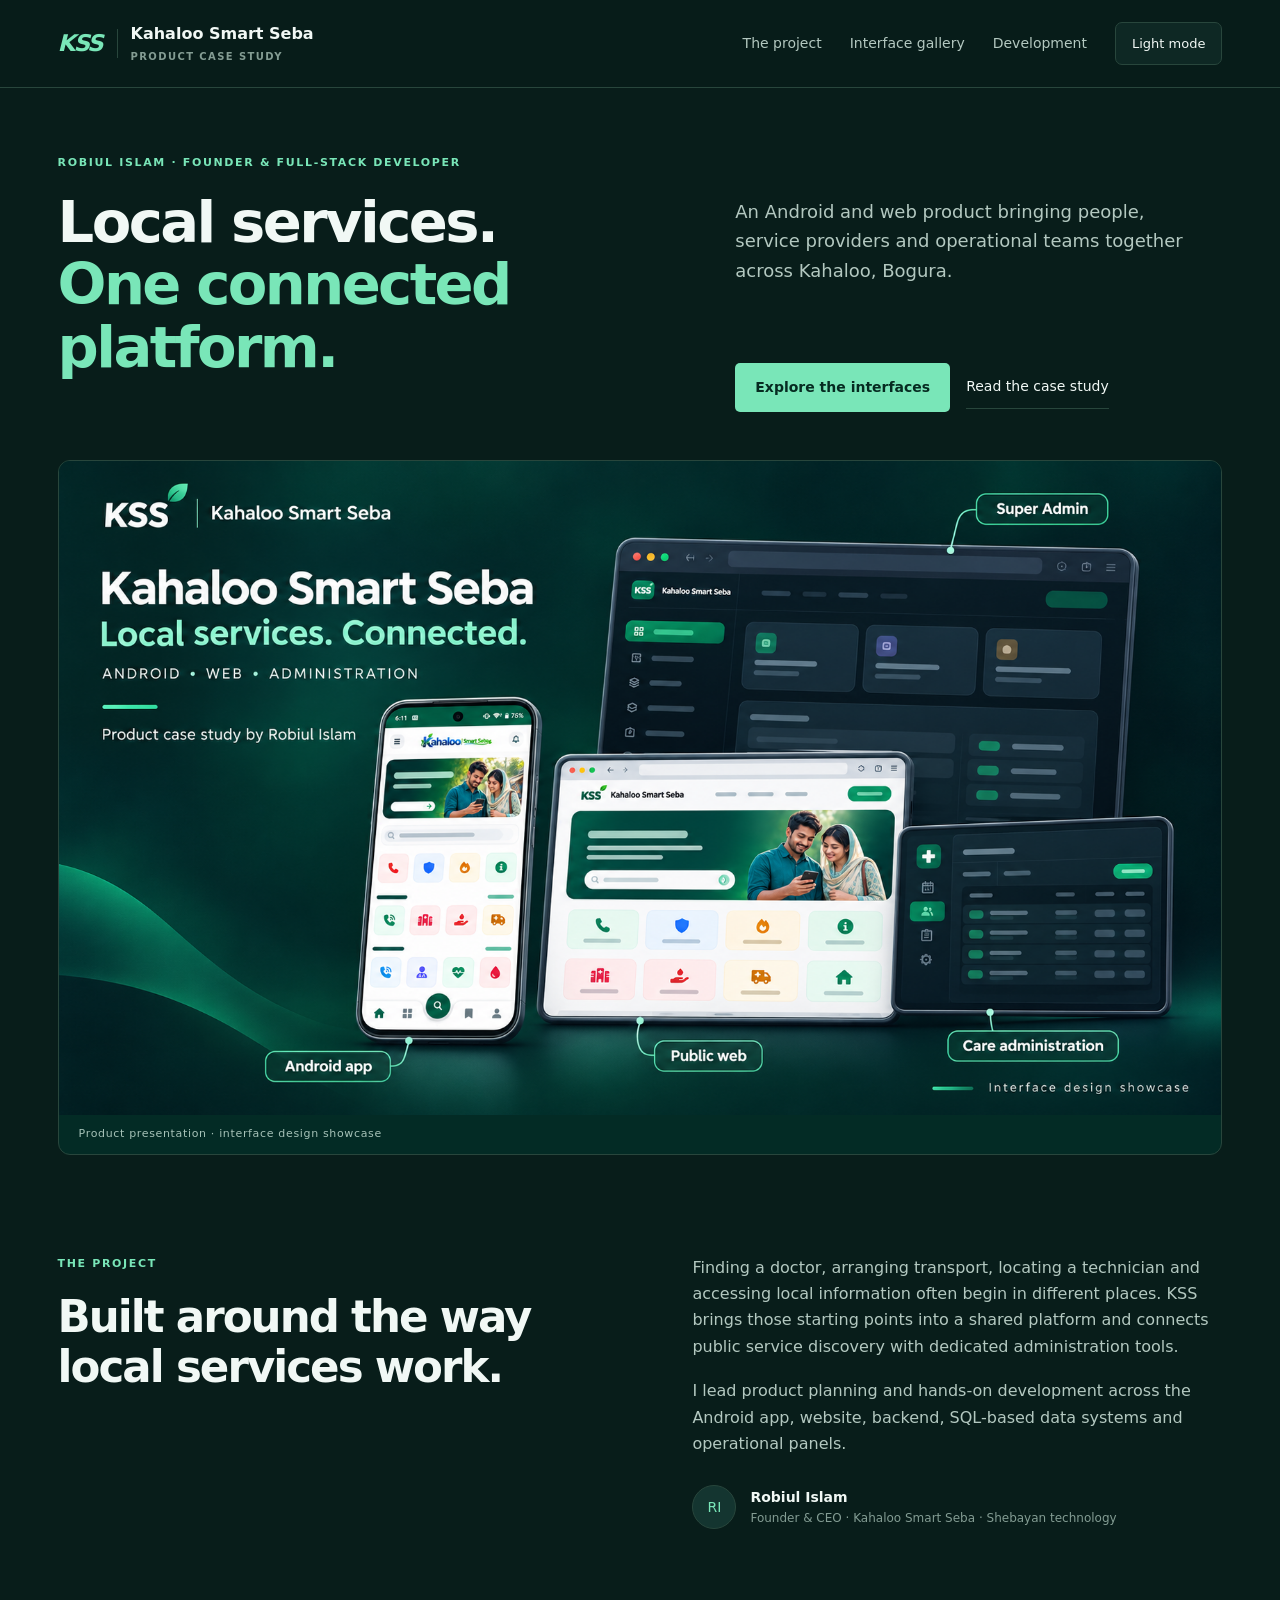
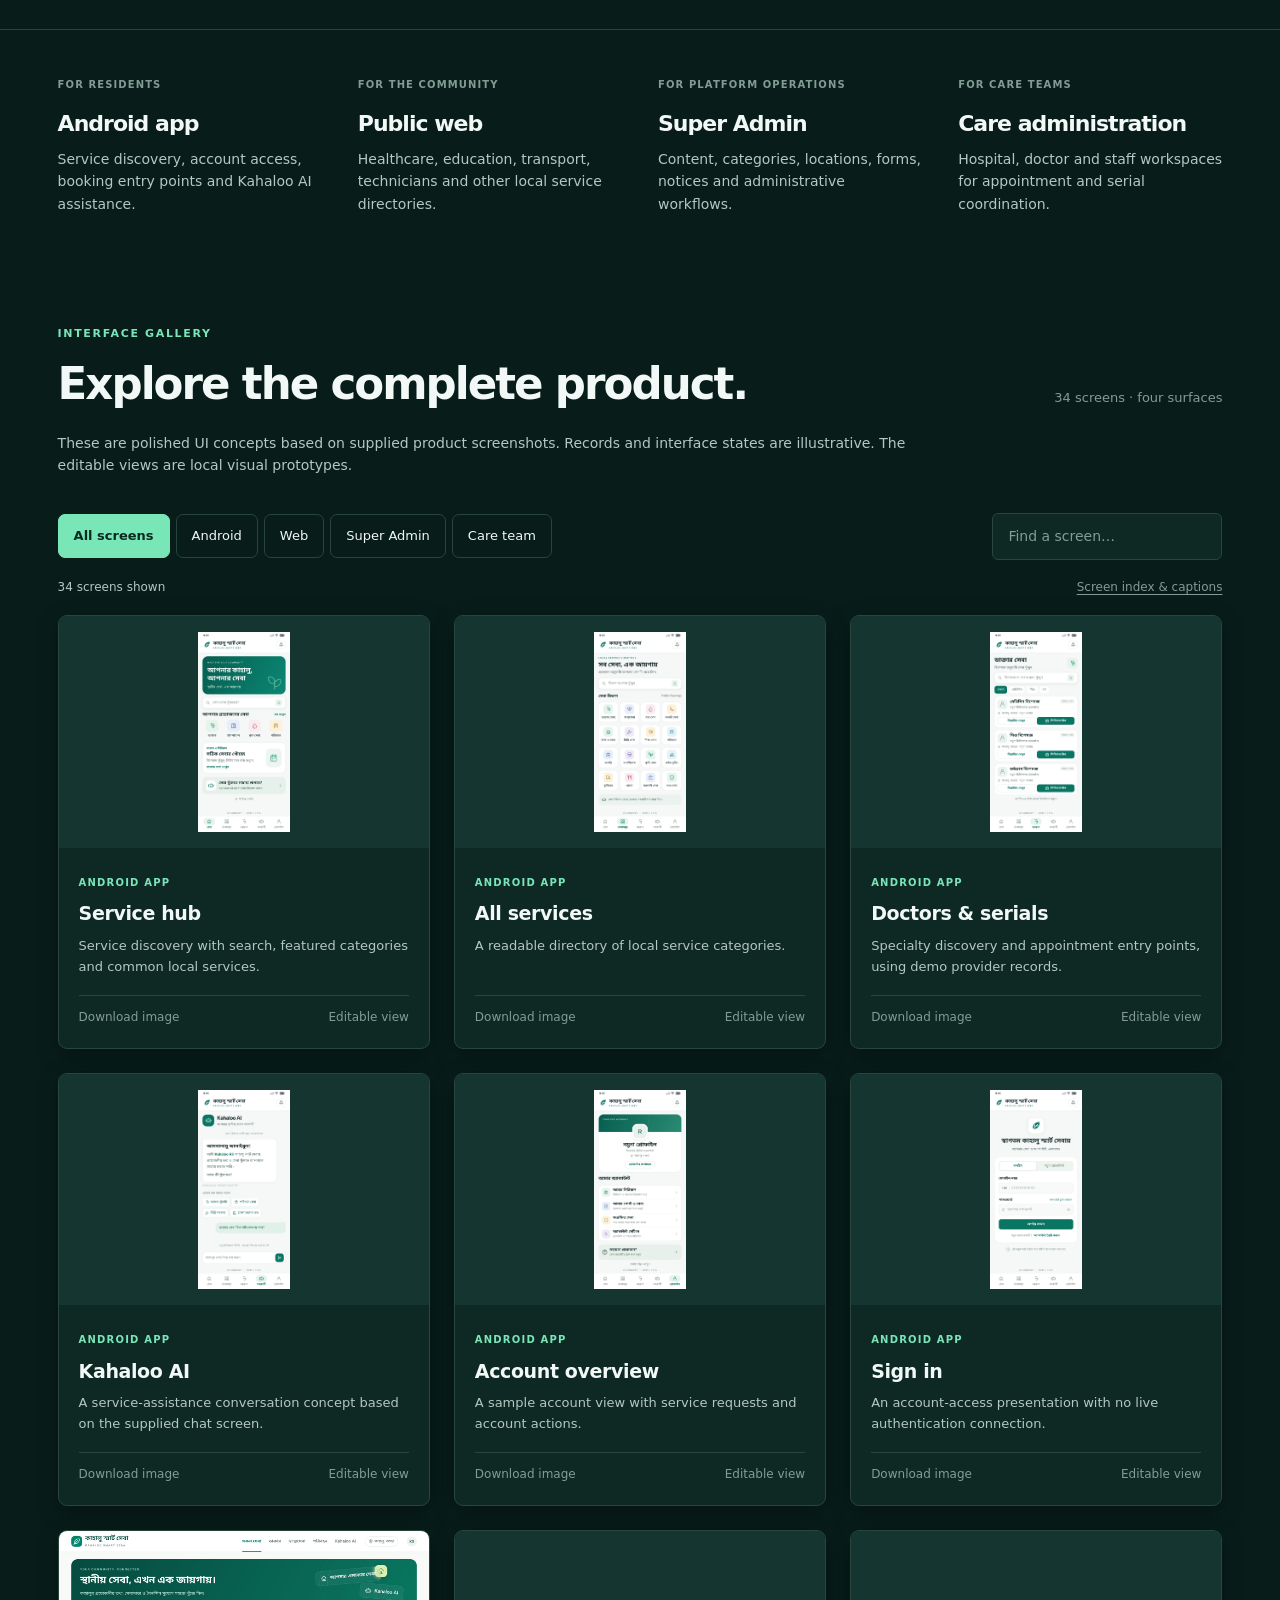
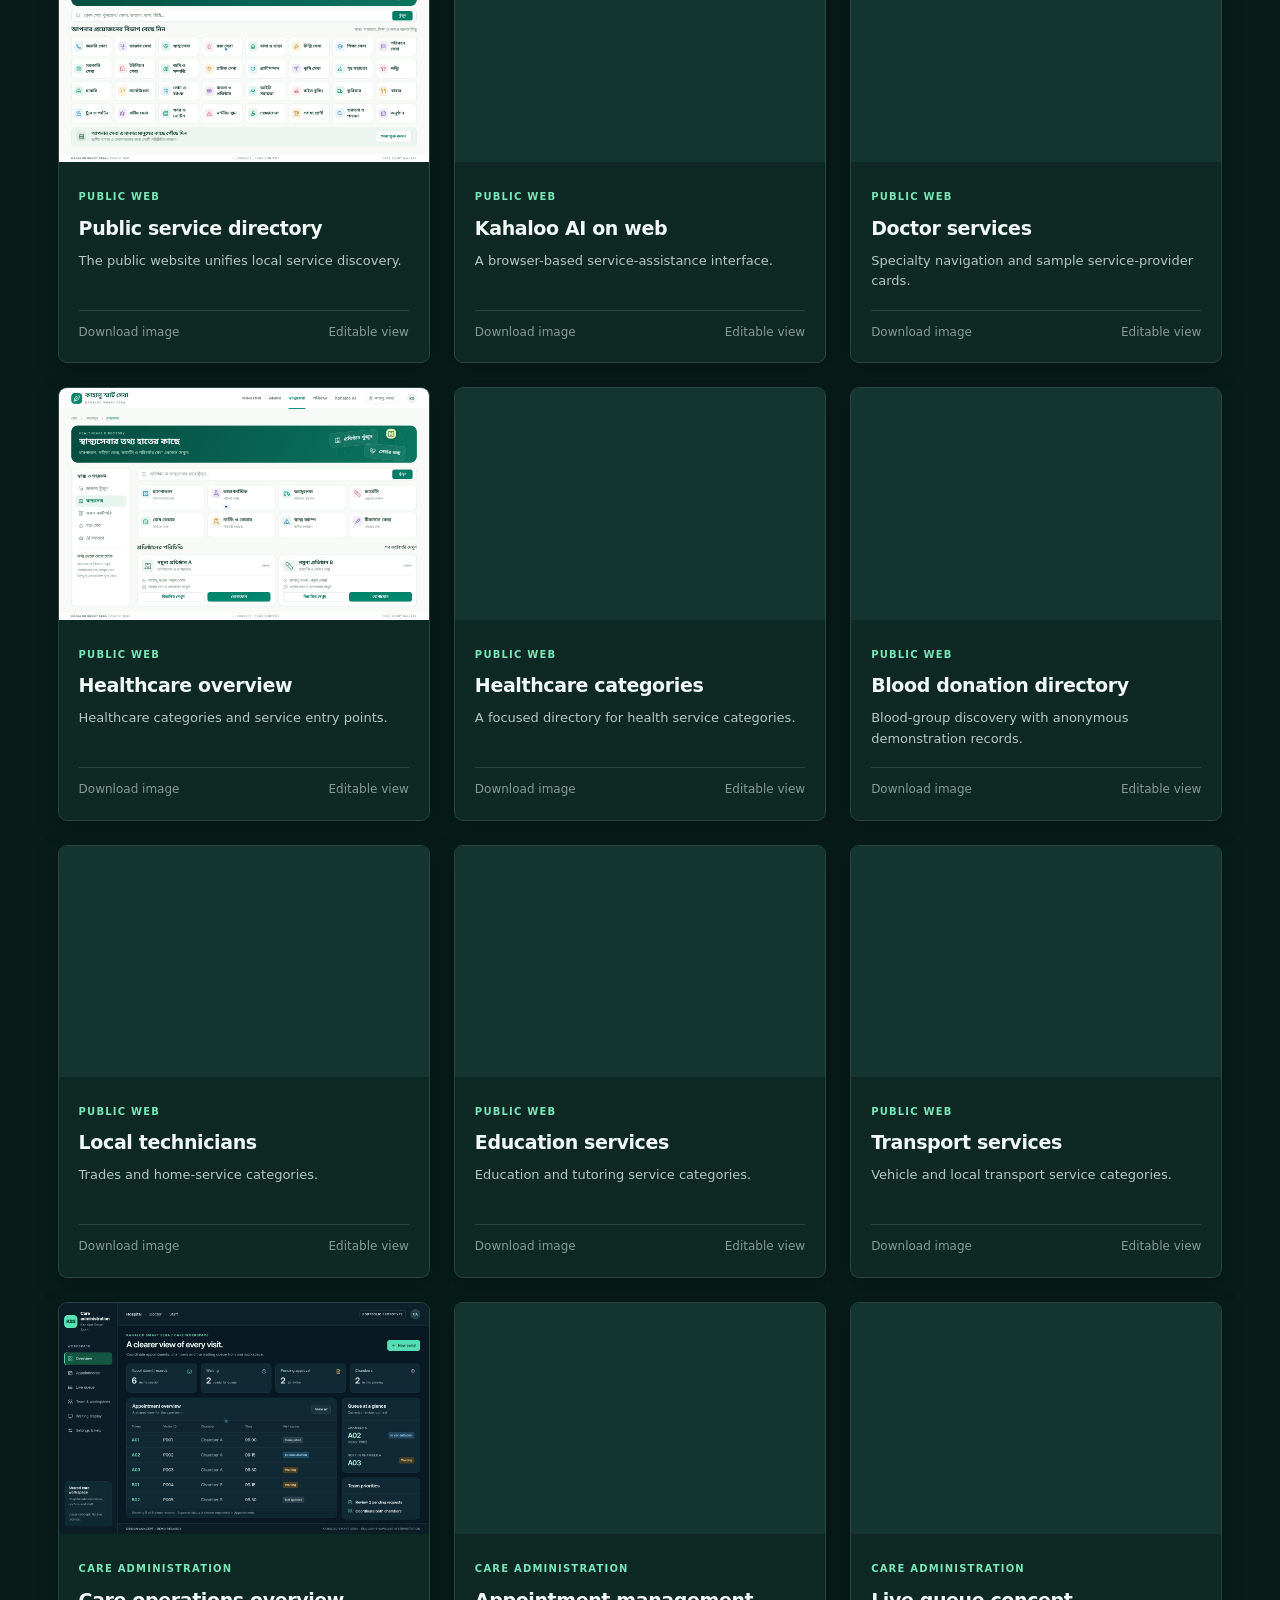
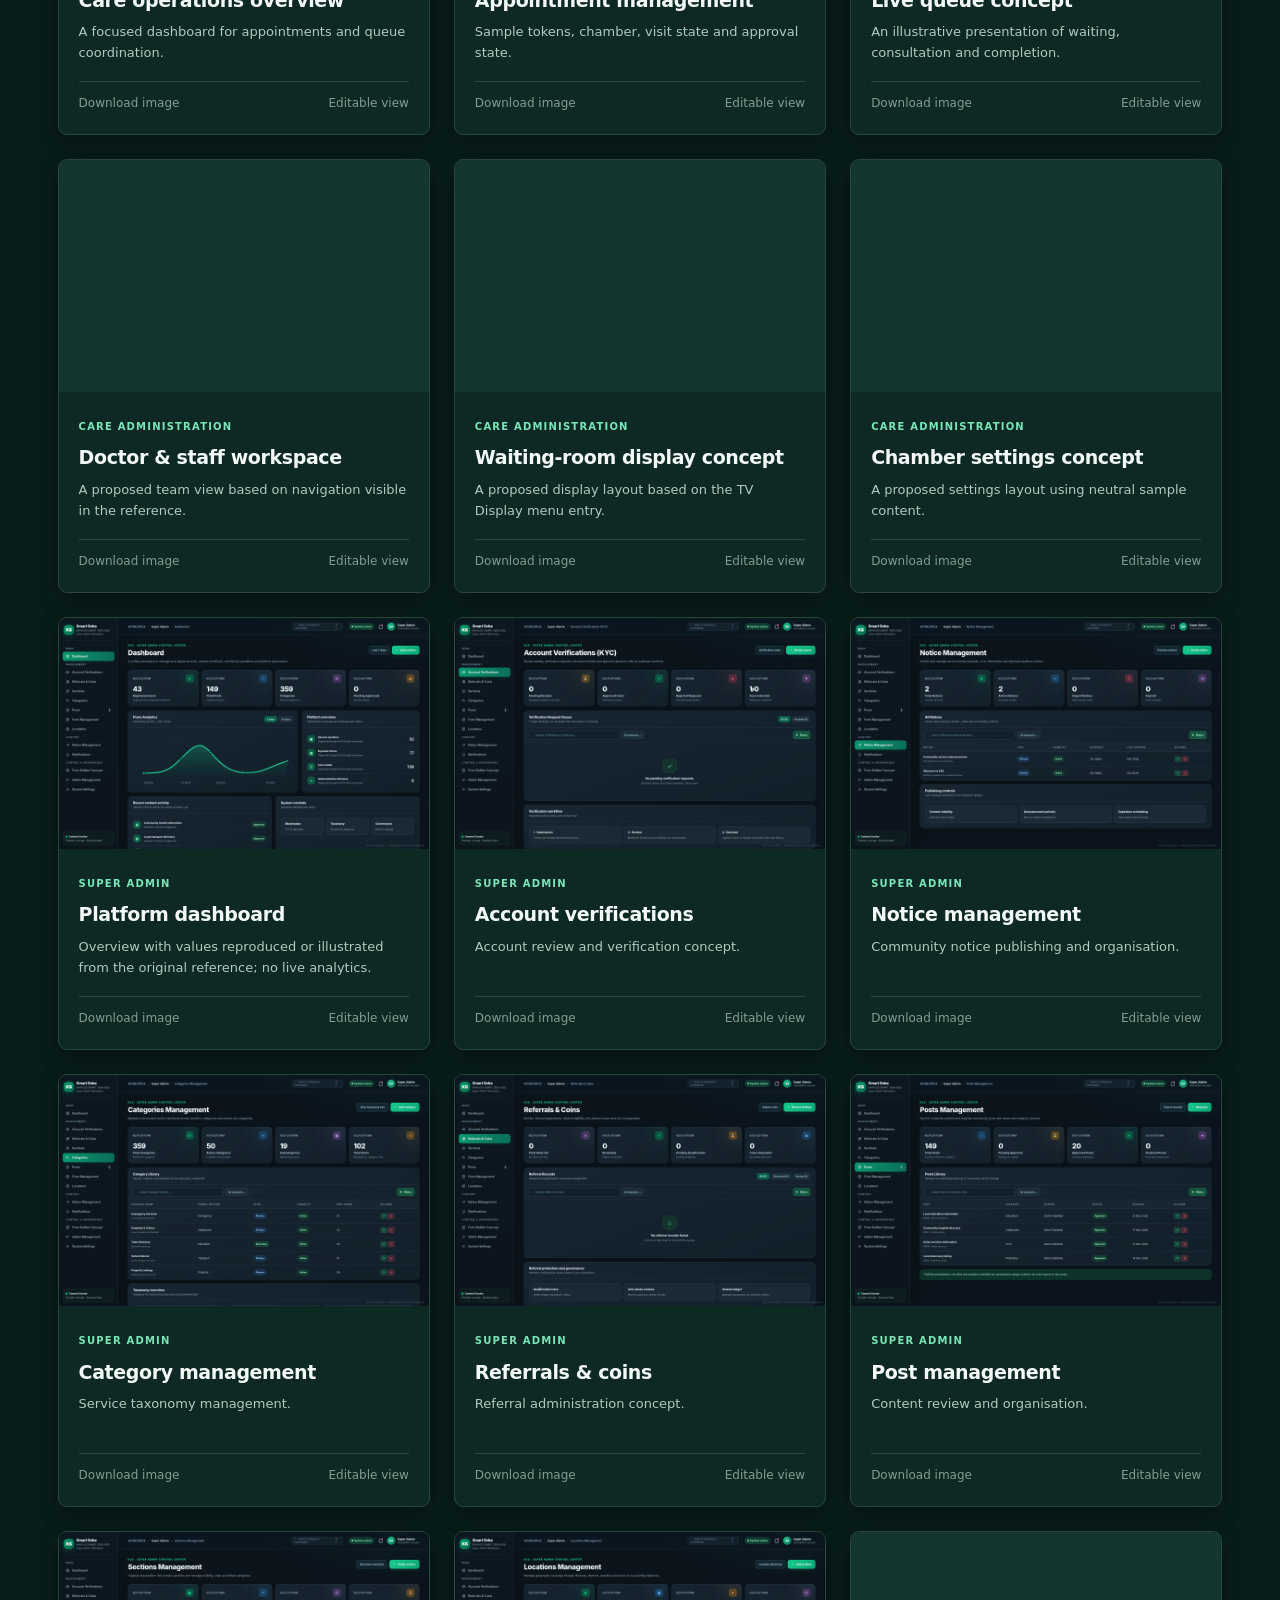
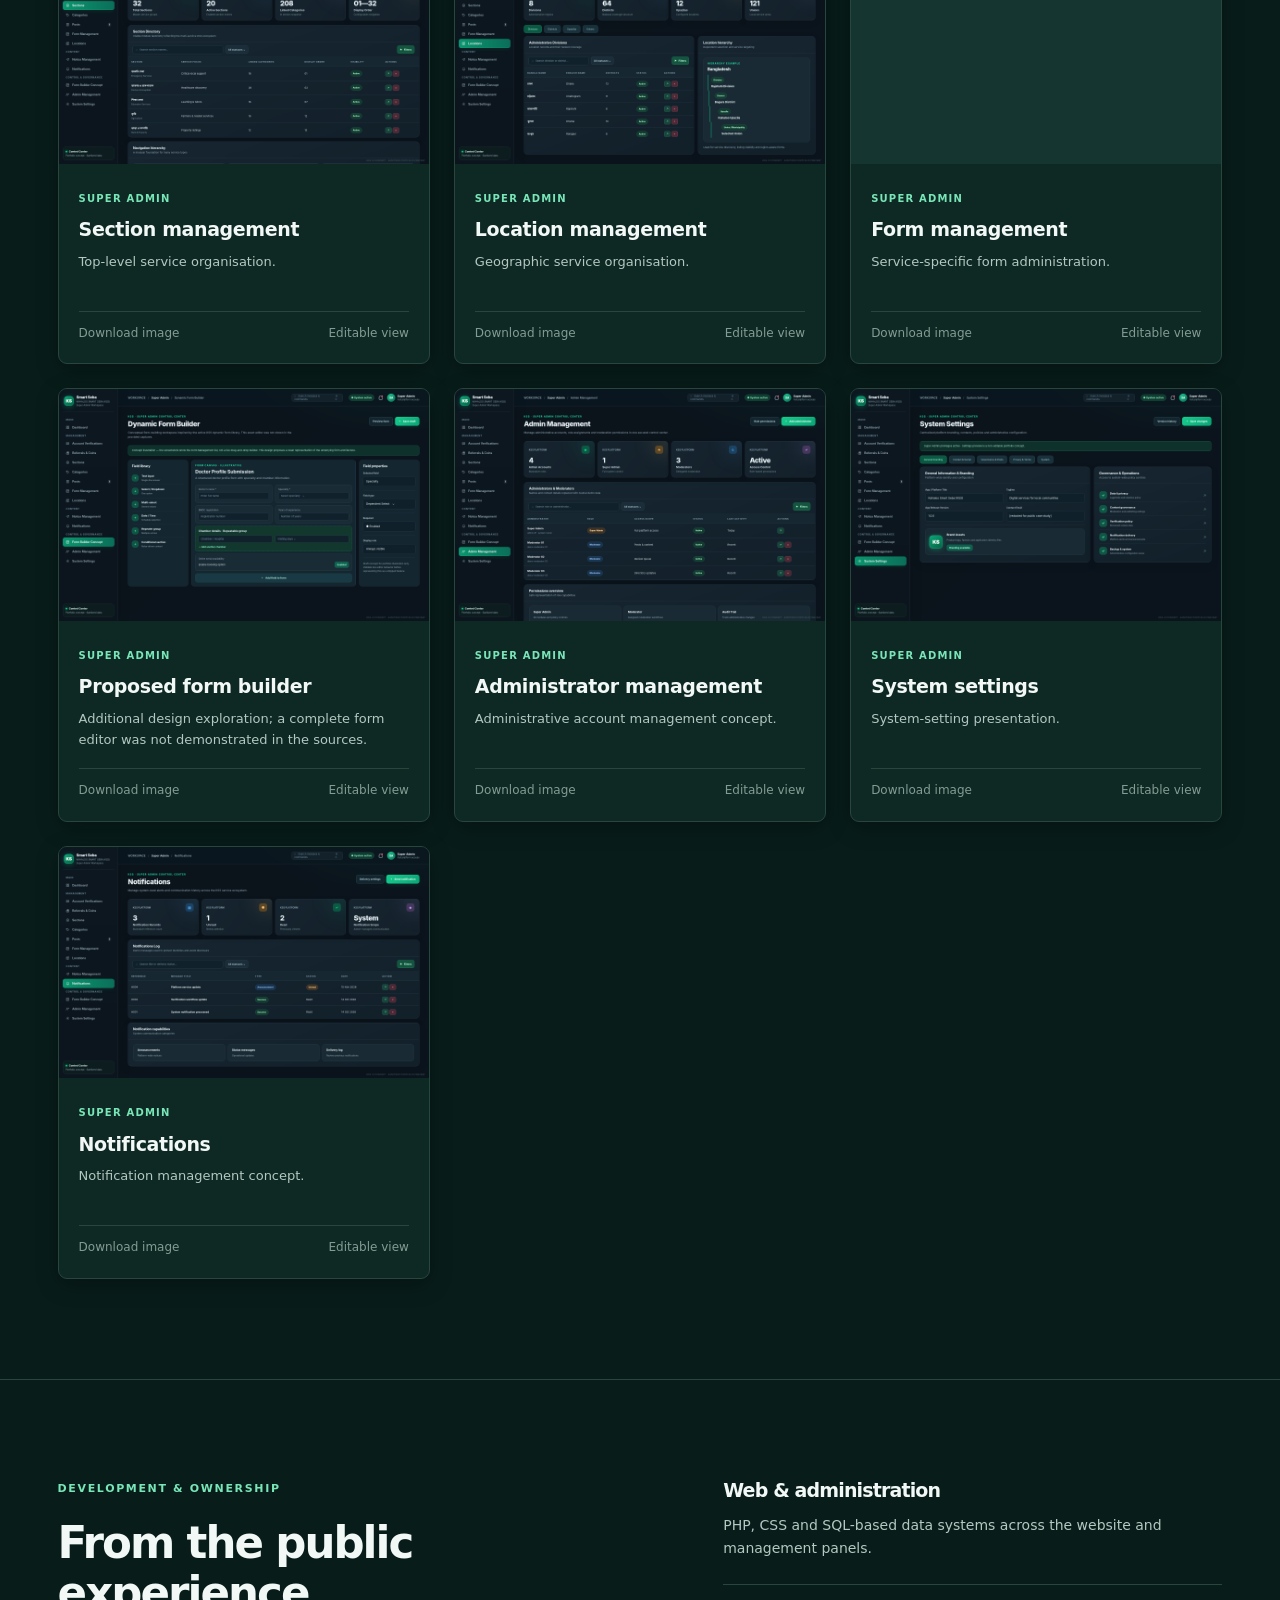
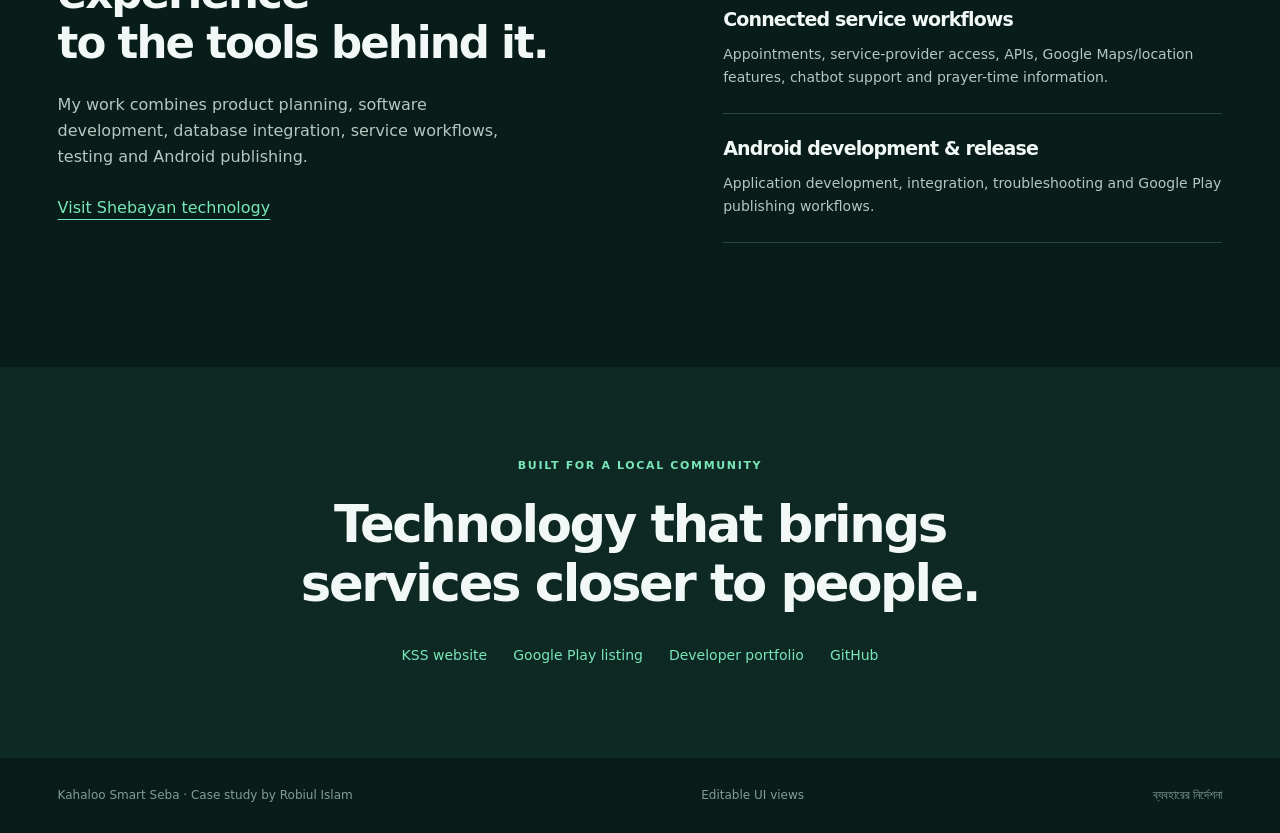
<file: index.html>
<!doctype html>
<html lang="en" data-theme="dark">
<head><meta charset="utf-8"><meta name="viewport" content="width=device-width, initial-scale=1"><meta name="description" content="Kahaloo Smart Seba — a product case study by Robiul Islam, covering Android, web, Super Admin and healthcare administration."><meta name="theme-color" content="#09221e"><title>Kahaloo Smart Seba — Product Case Study</title>
<link rel="canonical" href="https://thisrobiul.github.io/kss-case-study/">
<meta property="og:type" content="website">
<meta property="og:site_name" content="Kahaloo Smart Seba">
<meta property="og:title" content="Kahaloo Smart Seba (KSS) | Complete Digital Platform Case Study">
<meta property="og:description" content="Explore Robiul Islam's Kahaloo Smart Seba project: Android app, public web, Super Admin, and Doctor, Hospital &amp; Staff administration — a connected hyperlocal services platform.">
<meta property="og:url" content="https://thisrobiul.github.io/kss-case-study/">
<meta property="og:image" content="https://thisrobiul.github.io/kss-case-study/assets/kss-social-preview.jpg">
<meta property="og:image:secure_url" content="https://thisrobiul.github.io/kss-case-study/assets/kss-social-preview.jpg">
<meta property="og:image:type" content="image/jpeg">
<meta property="og:image:width" content="1200">
<meta property="og:image:height" content="630">
<meta property="og:image:alt" content="Kahaloo Smart Seba Android, web, Super Admin and care administration case study cover">
<meta name="twitter:card" content="summary_large_image">
<meta name="twitter:title" content="Kahaloo Smart Seba (KSS) | Full-Stack Project Case Study">
<meta name="twitter:description" content="A full-stack digital platform case study by Robiul Islam covering Android, web, Super Admin and healthcare administration.">
<meta name="twitter:image" content="https://thisrobiul.github.io/kss-case-study/assets/kss-social-preview.jpg"><link rel="stylesheet" href="assets/gallery.css"><script src="assets/gallery-data.js" defer></script><script src="assets/gallery.js" defer></script></head>
<body>
<a class="skip" href="#work">Skip to the screens</a>
<header class="topbar"><a class="brand" href="#"><span class="brand-symbol">KSS</span><span>Kahaloo Smart Seba<small>PRODUCT CASE STUDY</small></span></a><nav aria-label="Main navigation"><a href="#story">The project</a><a href="#work">Interface gallery</a><a href="#build">Development</a><button id="theme" type="button" aria-label="Switch to light theme">Light mode</button></nav></header>
<main>
<section class="hero"><div class="hero-heading"><p class="eyebrow">ROBIUL ISLAM · FOUNDER & FULL-STACK DEVELOPER</p><h1>Local services.<br><em>One connected platform.</em></h1><p class="intro">An Android and web product bringing people, service providers and operational teams together across Kahaloo, Bogura.</p><div class="hero-actions"><a class="primary" href="#work">Explore the interfaces</a><a class="secondary" href="README.md">Read the case study</a></div></div><figure class="hero-cover"><img src="assets/kss-project-cover.png" alt="Kahaloo Smart Seba product cover showing its Android app, public web, Super Admin and care administration surfaces." width="1672" height="941"><figcaption>Product presentation · interface design showcase</figcaption></figure></section>
<section id="story" class="story section"><div class="section-title"><p class="eyebrow">THE PROJECT</p><h2>Built around the way<br>local services work.</h2></div><div class="story-body"><p>Finding a doctor, arranging transport, locating a technician and accessing local information often begin in different places. KSS brings those starting points into a shared platform and connects public service discovery with dedicated administration tools.</p><p>I lead product planning and hands-on development across the Android app, website, backend, SQL-based data systems and operational panels.</p><div class="author"><span class="avatar">RI</span><div><strong>Robiul Islam</strong><small>Founder & CEO · Kahaloo Smart Seba · Shebayan technology</small></div></div></div></section>
<section class="surfaces" aria-label="Four product surfaces"><article><span class="surface-label">FOR RESIDENTS</span><h3>Android app</h3><p>Service discovery, account access, booking entry points and Kahaloo AI assistance.</p></article><article><span class="surface-label">FOR THE COMMUNITY</span><h3>Public web</h3><p>Healthcare, education, transport, technicians and other local service directories.</p></article><article><span class="surface-label">FOR PLATFORM OPERATIONS</span><h3>Super Admin</h3><p>Content, categories, locations, forms, notices and administrative workflows.</p></article><article><span class="surface-label">FOR CARE TEAMS</span><h3>Care administration</h3><p>Hospital, doctor and staff workspaces for appointment and serial coordination.</p></article></section>
<section id="work" class="section gallery-section"><div class="gallery-heading"><div><p class="eyebrow">INTERFACE GALLERY</p><h2>Explore the complete product.</h2></div><p id="total-label" class="screen-total">34 screens · four surfaces</p></div><p class="visual-note">These are polished UI concepts based on supplied product screenshots. Records and interface states are illustrative. The editable views are local visual prototypes.</p><div class="gallery-tools"><div class="filters" role="group" aria-label="Filter screens"><button type="button" data-filter="all" aria-pressed="true">All screens</button><button type="button" data-filter="android" aria-pressed="false">Android</button><button type="button" data-filter="web" aria-pressed="false">Web</button><button type="button" data-filter="super-admin" aria-pressed="false">Super Admin</button><button type="button" data-filter="hospital" aria-pressed="false">Care team</button></div><label class="search"><span class="sr-only">Search screen titles</span><input id="search" type="search" placeholder="Find a screen…" autocomplete="off"></label></div><div class="results-line"><p id="result-count" role="status" aria-live="polite"></p><a href="docs/SCREEN_INDEX.md">Screen index & captions</a></div><div id="screen-grid" class="screen-grid"></div><noscript><p>Open <a href="docs/SCREEN_INDEX.md">SCREEN_INDEX.md</a> to view the complete screenshot collection.</p></noscript></section>
<section id="build" class="build section"><div><p class="eyebrow">DEVELOPMENT & OWNERSHIP</p><h2>From the public experience<br>to the tools behind it.</h2><p>My work combines product planning, software development, database integration, service workflows, testing and Android publishing.</p><a href="https://shebayantechnology.com/" target="_blank" rel="noopener noreferrer">Visit Shebayan technology</a></div><div class="build-list"><article><h3>Web & administration</h3><p>PHP, CSS and SQL-based data systems across the website and management panels.</p></article><article><h3>Connected service workflows</h3><p>Appointments, service-provider access, APIs, Google Maps/location features, chatbot support and prayer-time information.</p></article><article><h3>Android development & release</h3><p>Application development, integration, troubleshooting and Google Play publishing workflows.</p></article></div></section>
<section class="closing"><p class="eyebrow">BUILT FOR A LOCAL COMMUNITY</p><h2>Technology that brings<br>services closer to people.</h2><div class="external-links"><a href="https://kahaloosmartseba.com/" target="_blank" rel="noopener noreferrer">KSS website</a><a href="https://play.google.com/store/apps/details?id=com.shebayan.kahaloosmartseba" target="_blank" rel="noopener noreferrer">Google Play listing</a><a href="https://thisrobiul.github.io/portfolio/" target="_blank" rel="noopener noreferrer">Developer portfolio</a><a href="https://github.com/ThisRobiul" target="_blank" rel="noopener noreferrer">GitHub</a></div></section>
</main>
<footer><span>Kahaloo Smart Seba · Case study by Robiul Islam</span><a href="prototypes/index.html">Editable UI views</a><a href="docs/UPLOAD_GUIDE_BN.md" lang="bn">ব্যবহারের নির্দেশনা</a></footer>
<dialog id="viewer" aria-labelledby="viewer-title"><div class="viewer-head"><div><span id="viewer-group" class="eyebrow"></span><h2 id="viewer-title"></h2></div><button id="close-viewer" type="button" aria-label="Close screen preview">Close</button></div><div class="viewer-image"><img id="viewer-img" alt=""></div><p id="viewer-caption"></p><div class="viewer-actions"><button id="previous" type="button">Previous screen</button><a id="download" download>Download image</a><a id="editable" target="_blank" rel="noopener">Editable view</a><button id="next" type="button">Next screen</button></div></dialog>
</body></html>
</file>
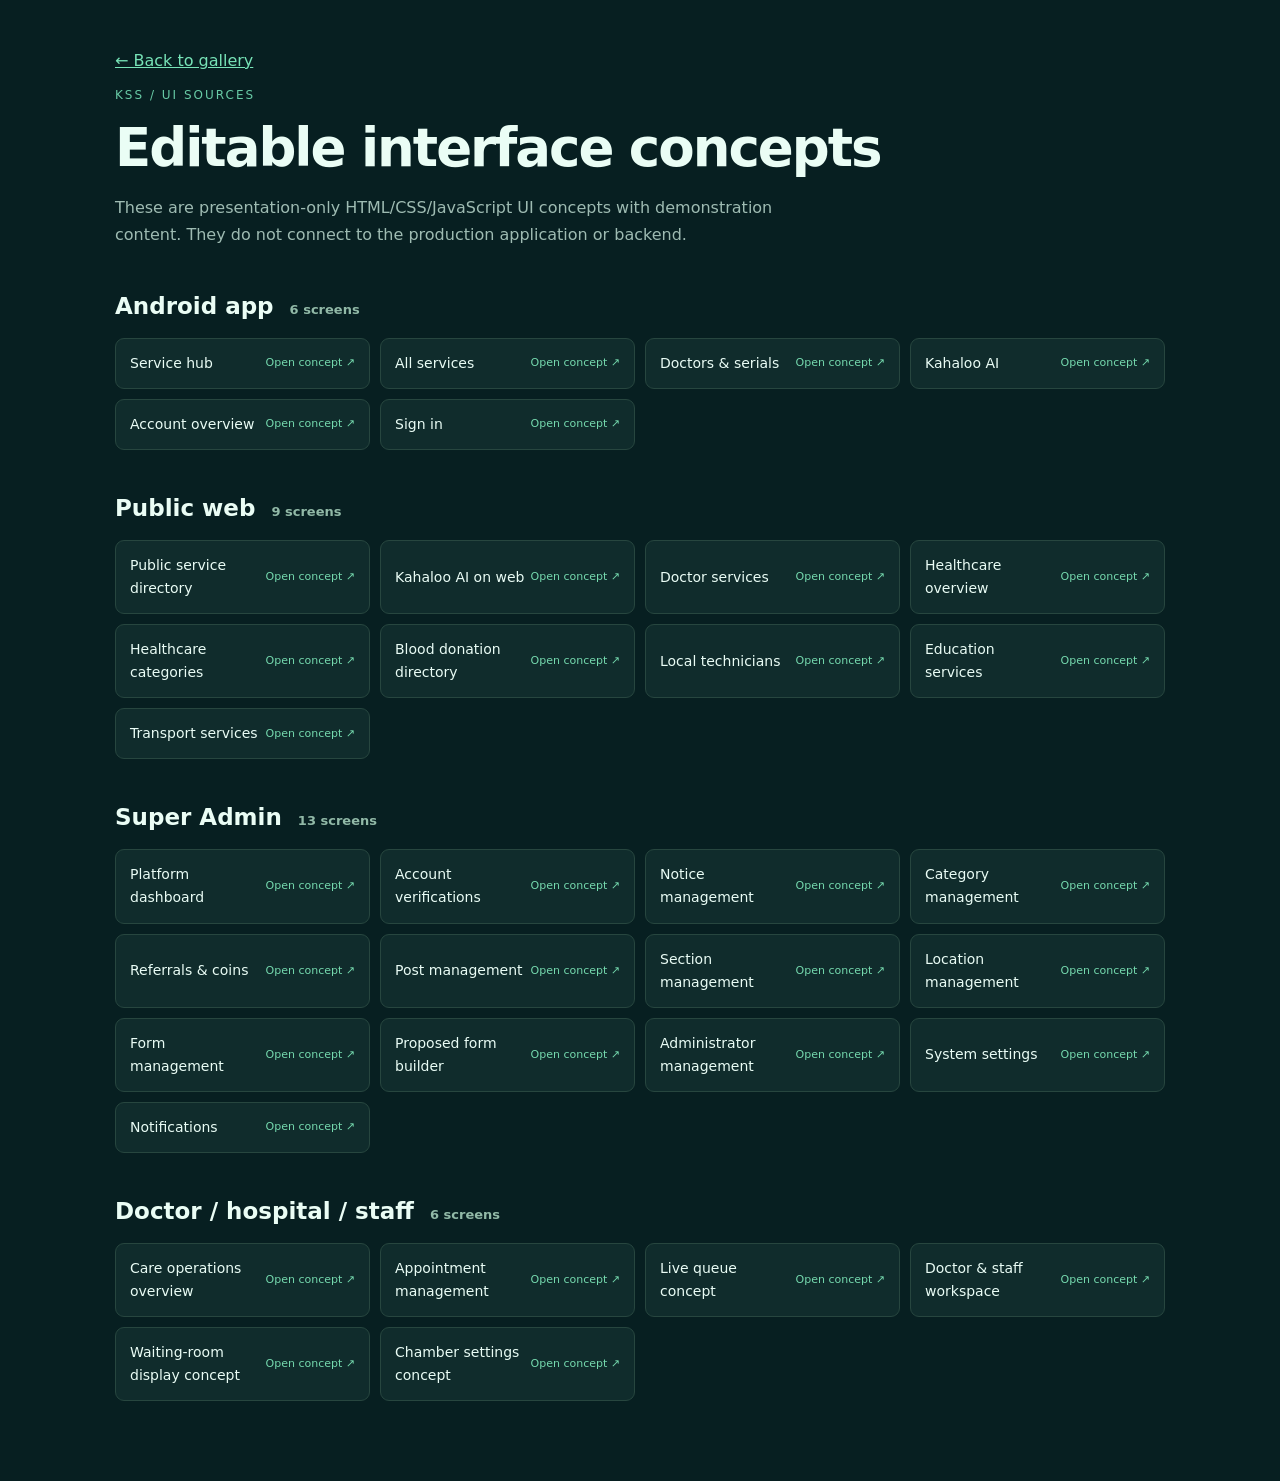
<file: prototypes/index.html>
<!doctype html><html lang="en"><head><meta charset="utf-8"><meta name="viewport" content="width=device-width, initial-scale=1"><meta name="robots" content="noindex"><title>KSS | Editable UI Concepts</title><style>:root{color-scheme:dark}*{box-sizing:border-box}body{background:#071f21;color:#eafdf5;font:16px/1.65 system-ui,"Segoe UI",sans-serif;margin:0}main{width:min(1050px,calc(100% - 40px));margin:48px auto 80px}.back{color:#77e3b7}.eyebrow{letter-spacing:2px;text-transform:uppercase;color:#68cba6;font-size:12px}h1{font-size:clamp(30px,6vw,53px);letter-spacing:-2px;line-height:1.15;margin:6px 0 16px}p{color:#9ebbb2;max-width:700px}section{margin-top:40px}h2{font-size:23px;margin-bottom:12px}h2 small{font-size:13px;color:#91b9a7;margin-left:8px}.items{display:grid;grid-template-columns:repeat(auto-fit,minmax(245px,1fr));gap:10px}.items a{display:flex;gap:6px;justify-content:space-between;align-items:center;background:#102c2c;padding:13px 14px;border:1px solid #27463f;border-radius:9px;color:#e9fcf5;text-decoration:none;font-size:14px}.items a:hover{border-color:#55c49b}.arrow{font-size:11px;color:#75d9ae;white-space:nowrap}</style></head><body><main><a class="back" href="../index.html">&larr; Back to gallery</a><p class="eyebrow">KSS / UI sources</p><h1>Editable interface concepts</h1><p>These are presentation-only HTML/CSS/JavaScript UI concepts with demonstration content. They do not connect to the production application or backend.</p><section><h2>Android app <small>6 screens</small></h2><div class="items"><a href="android/index.html?screen=home"><span>Service hub</span><span class="arrow">Open concept ↗</span></a><a href="android/index.html?screen=services"><span>All services</span><span class="arrow">Open concept ↗</span></a><a href="android/index.html?screen=doctors"><span>Doctors &amp; serials</span><span class="arrow">Open concept ↗</span></a><a href="android/index.html?screen=assistant"><span>Kahaloo AI</span><span class="arrow">Open concept ↗</span></a><a href="android/index.html?screen=profile"><span>Account overview</span><span class="arrow">Open concept ↗</span></a><a href="android/index.html?screen=signin"><span>Sign in</span><span class="arrow">Open concept ↗</span></a></div></section><section><h2>Public web <small>9 screens</small></h2><div class="items"><a href="web/index.html?screen=home"><span>Public service directory</span><span class="arrow">Open concept ↗</span></a><a href="web/index.html?screen=assistant"><span>Kahaloo AI on web</span><span class="arrow">Open concept ↗</span></a><a href="web/index.html?screen=doctors"><span>Doctor services</span><span class="arrow">Open concept ↗</span></a><a href="web/index.html?screen=healthcare"><span>Healthcare overview</span><span class="arrow">Open concept ↗</span></a><a href="web/index.html?screen=healthcare-categories"><span>Healthcare categories</span><span class="arrow">Open concept ↗</span></a><a href="web/index.html?screen=blood"><span>Blood donation directory</span><span class="arrow">Open concept ↗</span></a><a href="web/index.html?screen=technicians"><span>Local technicians</span><span class="arrow">Open concept ↗</span></a><a href="web/index.html?screen=education"><span>Education services</span><span class="arrow">Open concept ↗</span></a><a href="web/index.html?screen=transport"><span>Transport services</span><span class="arrow">Open concept ↗</span></a></div></section><section><h2>Super Admin <small>13 screens</small></h2><div class="items"><a href="super-admin/index.html#dashboard"><span>Platform dashboard</span><span class="arrow">Open concept ↗</span></a><a href="super-admin/index.html#verifications"><span>Account verifications</span><span class="arrow">Open concept ↗</span></a><a href="super-admin/index.html#notices"><span>Notice management</span><span class="arrow">Open concept ↗</span></a><a href="super-admin/index.html#categories"><span>Category management</span><span class="arrow">Open concept ↗</span></a><a href="super-admin/index.html#referrals"><span>Referrals &amp; coins</span><span class="arrow">Open concept ↗</span></a><a href="super-admin/index.html#posts"><span>Post management</span><span class="arrow">Open concept ↗</span></a><a href="super-admin/index.html#sections"><span>Section management</span><span class="arrow">Open concept ↗</span></a><a href="super-admin/index.html#locations"><span>Location management</span><span class="arrow">Open concept ↗</span></a><a href="super-admin/index.html#forms"><span>Form management</span><span class="arrow">Open concept ↗</span></a><a href="super-admin/index.html#form-builder"><span>Proposed form builder</span><span class="arrow">Open concept ↗</span></a><a href="super-admin/index.html#admins"><span>Administrator management</span><span class="arrow">Open concept ↗</span></a><a href="super-admin/index.html#settings"><span>System settings</span><span class="arrow">Open concept ↗</span></a><a href="super-admin/index.html#notifications"><span>Notifications</span><span class="arrow">Open concept ↗</span></a></div></section><section><h2>Doctor / hospital / staff <small>6 screens</small></h2><div class="items"><a href="hospital/index.html?screen=dashboard"><span>Care operations overview</span><span class="arrow">Open concept ↗</span></a><a href="hospital/index.html?screen=appointments"><span>Appointment management</span><span class="arrow">Open concept ↗</span></a><a href="hospital/index.html?screen=queue"><span>Live queue concept</span><span class="arrow">Open concept ↗</span></a><a href="hospital/index.html?screen=team"><span>Doctor &amp; staff workspace</span><span class="arrow">Open concept ↗</span></a><a href="hospital/index.html?screen=tv"><span>Waiting-room display concept</span><span class="arrow">Open concept ↗</span></a><a href="hospital/index.html?screen=settings"><span>Chamber settings concept</span><span class="arrow">Open concept ↗</span></a></div></section></main></body></html>
</file>
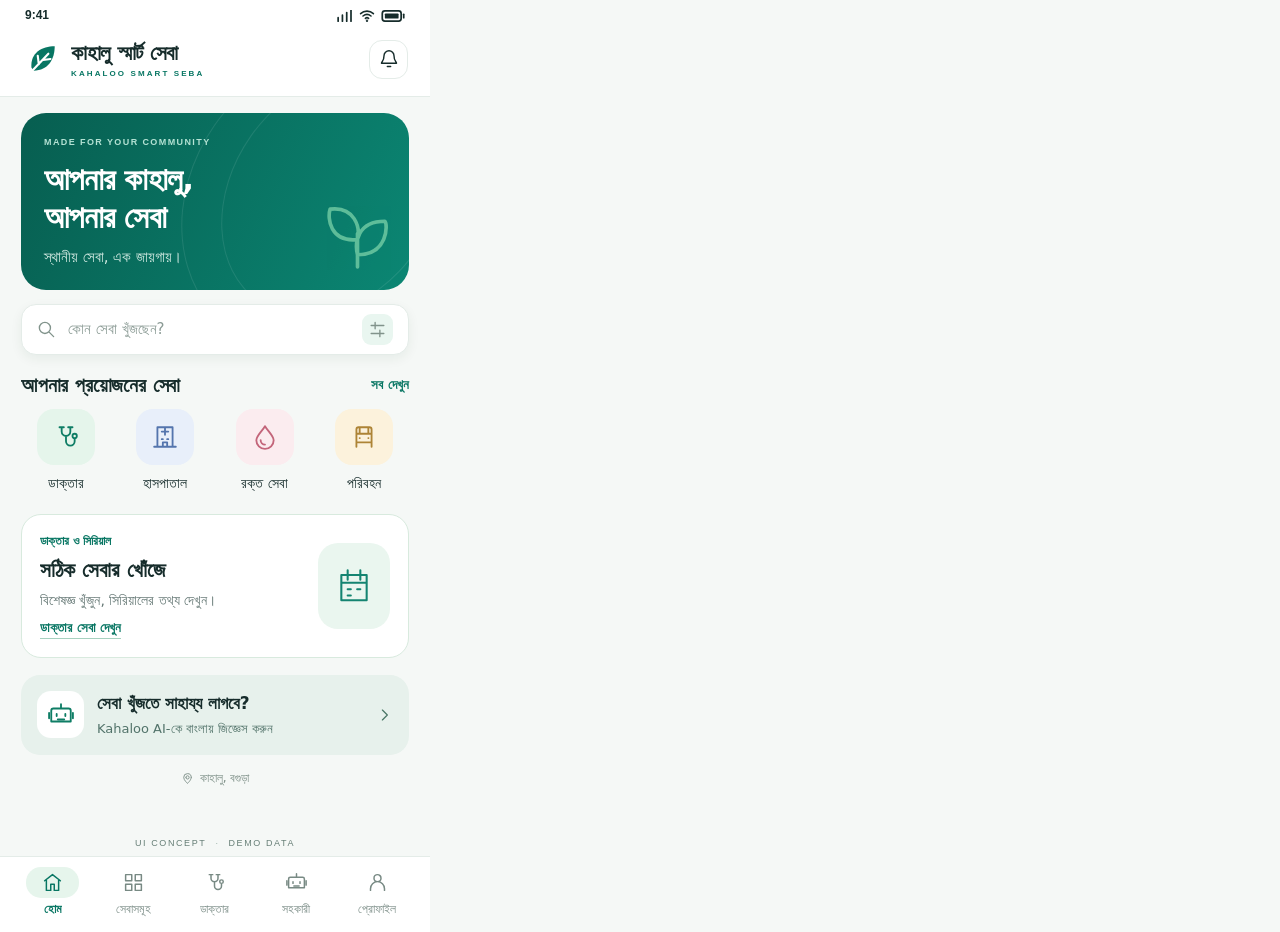
<file: prototypes/android/index.html>
<!doctype html>
<html lang="bn">
<head>
  <meta charset="utf-8">
  <meta name="viewport" content="width=device-width, initial-scale=1">
  <meta name="theme-color" content="#086858">
  <title>KSS — Android UI Showcase</title>
  <link rel="stylesheet" href="style.css">
  <script src="app.js" defer></script>
</head>
<body>
  <div id="artboard">
    <div class="statusbar" aria-hidden="true"><span>9:41</span><div><svg viewBox="0 0 18 14"><path d="M1 13V9m5 4V6m5 7V3m5 10V0"/></svg><svg viewBox="0 0 20 14"><path d="M2 4a12 12 0 0 1 16 0M5 7a8 8 0 0 1 10 0M8 10a3 3 0 0 1 4 0"/><circle cx="10" cy="13" r=".5"/></svg><svg viewBox="0 0 27 14"><rect x="1" y="1" width="22" height="12" rx="3"/><path d="M26 5v4"/><rect class="battery" x="4" y="4" width="16" height="6" rx="1"/></svg></div></div>
    <header class="app-header"><a href="?screen=home" class="brand" aria-label="Kahaloo Smart Seba home"><span class="brand-mark"><svg viewBox="0 0 34 34" aria-hidden="true"><path d="M7 25C6 11 17 5 29 5c0 12-6 23-20 23" fill="currentColor"/><path d="M6 30 23 12M14 22l-1-8M18 18l7-1" stroke="#fff" stroke-width="2" fill="none" stroke-linecap="round"/></svg></span><span><b>কাহালু স্মার্ট সেবা</b><small>KAHALOO SMART SEBA</small></span></a><button class="icon-button" data-demo="নোটিফিকেশনের নমুনা ভিউ" aria-label="নোটিফিকেশন"><svg viewBox="0 0 24 24"><path d="M18 8a6 6 0 0 0-12 0c0 7-3 7-3 9h18c0-2-3-2-3-9M10 21h4"/></svg></button></header>
    <main id="screen"></main>
    <div class="concept-caption">UI CONCEPT <span>·</span> DEMO DATA</div>
    <nav id="bottom-nav" aria-label="প্রধান নেভিগেশন"></nav>
    <div id="toast" role="status" aria-live="polite"></div>
  </div>
</body>
</html>
</file>
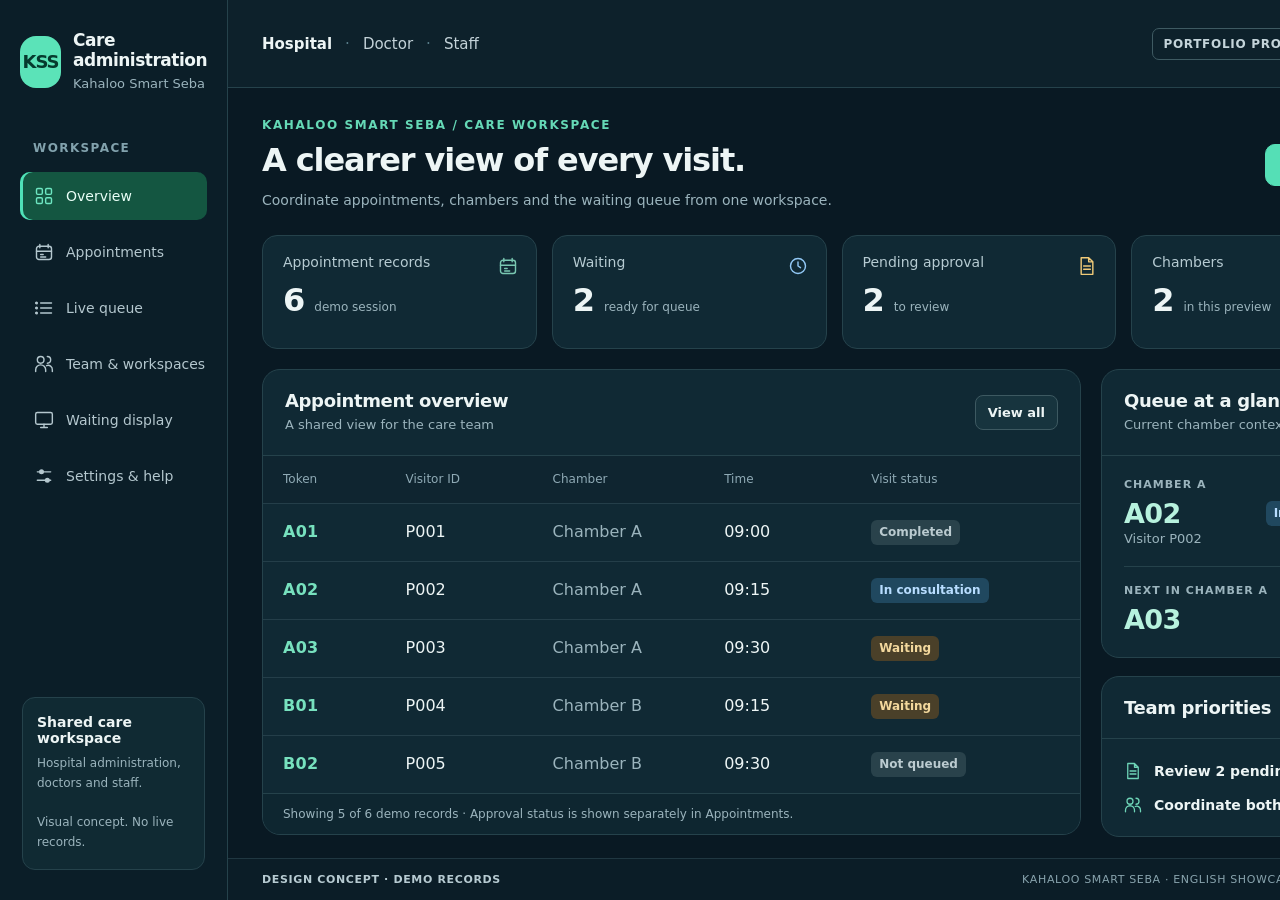
<file: prototypes/hospital/index.html>
<!doctype html>
<html lang="en">
<head>
  <meta charset="utf-8">
  <meta name="viewport" content="width=device-width, initial-scale=1">
  <meta name="color-scheme" content="dark">
  <title>KSS — Care administration concept</title>
  <link rel="stylesheet" href="style.css">
  <script src="app.js" defer></script>
</head>
<body>
  <div id="artboard"></div>
  <div id="toast" role="status" aria-live="polite">Visual preview only</div>
</body>
</html>
</file>
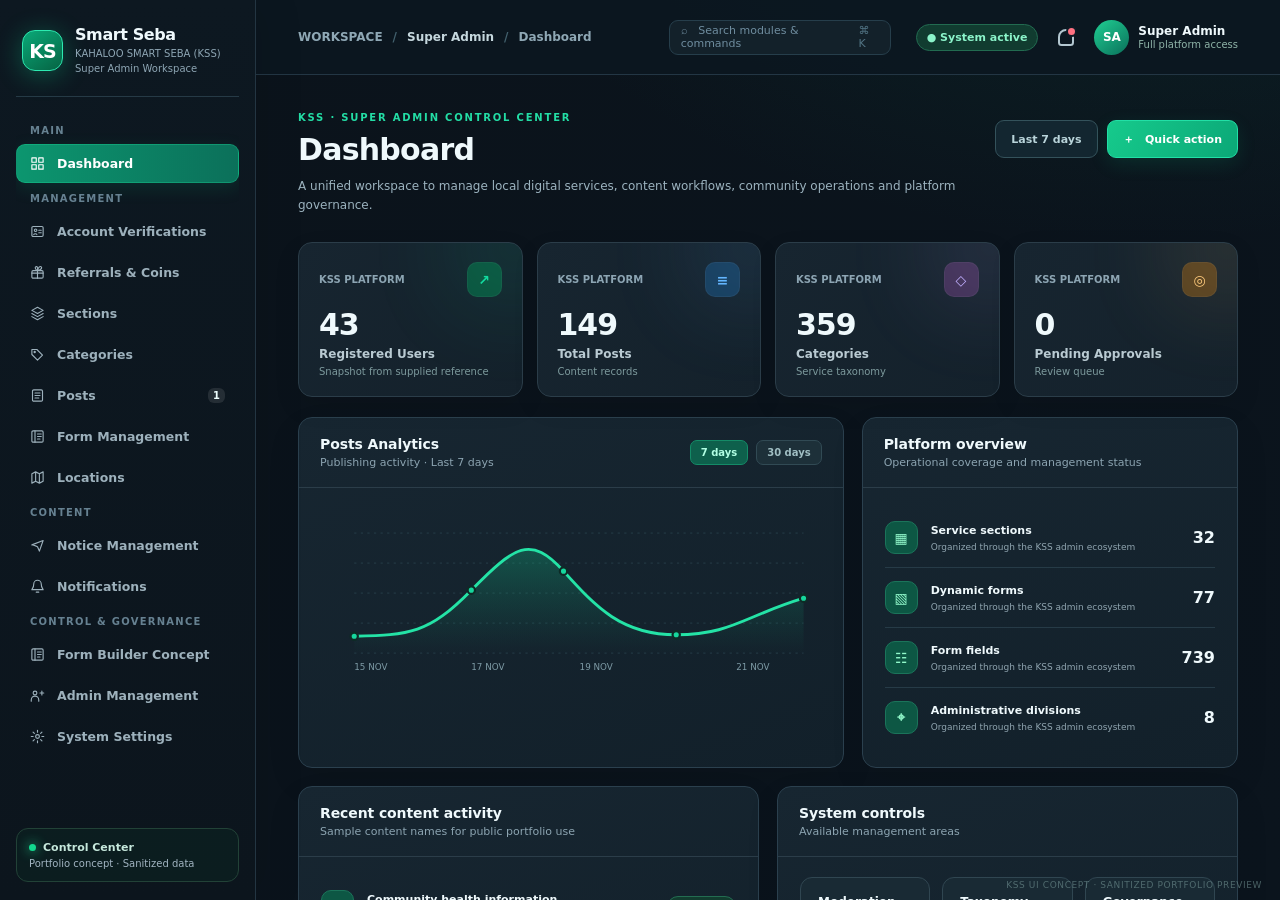
<file: prototypes/super-admin/index.html>
<!DOCTYPE html>
<html lang="en">
<head>
<meta charset="utf-8" />
<meta name="viewport" content="width=device-width, initial-scale=1" />
<meta name="color-scheme" content="dark" />
<title>KSS Super Admin — Portfolio UI Concepts</title>
<style>

:root { --bg:#0a1119; --panel:#111d27; --panel2:#162530; --panel3:#1b2b37; --stroke:#273948; --muted:#8ea6b4; --text:#eff9fc; --green:#18dc9c; --green2:#13b989; --mint:#8affd1; --blue:#51a9fb; --gold:#ffcd77; --purple:#b7a2fa; --red:#ff818f; --shadow:0 22px 60px #00000030; }
*{box-sizing:border-box} html,body{margin:0;background:var(--bg);font-family:system-ui,'Noto Sans Bengali',system-ui,Arial,sans-serif;color:var(--text);font-size:14px} button,input{font:inherit} button{cursor:pointer} body{overflow:hidden}
.app{display:flex;width:100vw;height:100vh;min-width:1120px;background:radial-gradient(1000px 600px at 90% -20%, #0c514345, transparent 70%),linear-gradient(135deg,#0b131b,#0b141d)}
.sidebar{width:256px;flex:0 0 256px;display:flex;flex-direction:column;background:linear-gradient(180deg,#0d1821 0%,#0c151d 100%);border-right:1px solid #233542;padding:24px 16px 18px;box-shadow:10px 0 40px #00000015;z-index:1}
.brand{display:flex;align-items:center;gap:12px;padding:1px 6px 20px;border-bottom:1px solid #263a46;margin-bottom:18px}
.brandmark{height:41px;width:41px;display:grid;place-items:center;border:1px solid #2deab1;border-radius:13px;background:linear-gradient(145deg,#0aa978,#066343);box-shadow:0 4px 26px #0ddb9250;font-weight:900;letter-spacing:-1px;font-size:19px;color:white}
.brandname{font-size:16px;font-weight:800;letter-spacing:-.4px}.brandsub{font-size:10px;color:var(--muted);line-height:1.5;margin-top:2px}.menu-title{font-size:10px;color:#668191;font-weight:800;letter-spacing:1.25px;margin:10px 14px 8px}
.nav-items{flex:1;overflow:hidden}.nav{display:flex;align-items:center;gap:12px;border:1px solid transparent;border-radius:9px;height:39px;padding:0 13px;margin:2px 0;color:#9db1bc;text-align:left;background:transparent;width:100%;font-size:12.5px;font-weight:600;transition:.17s}.nav:hover{background:#192831;color:#fff}.nav.active{background:linear-gradient(90deg,#0c966f,#0b705a);color:white;border-color:#1ddb9a55;box-shadow:0 5px 18px #04b97b24}.nav svg{width:15px;height:15px;stroke:currentColor;fill:none;stroke-width:1.8;stroke-linecap:round;stroke-linejoin:round;flex-shrink:0}.nav .push{margin-left:auto;font-size:10px;color:#eff;border-radius:6px;background:#ffffff1a;padding:2px 5px}
.side-bottom{margin-top:12px;padding:12px 12px;border:1px solid #224237;border-radius:12px;background:#0d30264d}.side-bottom .dot{background:#12d98e;width:7px;height:7px;border-radius:50%;display:inline-block;margin-right:7px;box-shadow:0 0 12px #26e9a0}.side-bottom .st{color:#a2b5c2;font-size:10px;margin-top:4px}
.workspace{flex:1;display:flex;flex-direction:column;min-width:0}
.topbar{height:75px;flex:0 0 75px;display:flex;align-items:center;justify-content:space-between;padding:0 42px;border-bottom:1px solid #233644;background:#0b1720d9}.crumbs{display:flex;gap:10px;align-items:center;color:#8fa8b5;font-size:12px;font-weight:600}.crumbs b{color:#c5d7dd;font-weight:700}.crumbs .slash{color:#42606d}.search{margin-left:auto;width:222px;height:35px;border:1px solid #263e4b;background:#13212a;border-radius:9px;display:flex;align-items:center;color:#6f8d9f;padding:0 11px;font-size:11px;gap:8px}.top-actions{display:flex;align-items:center;gap:20px;margin-left:25px}.status-pill{color:#8bf4ca;border:1px solid #226b50;background:#113c30;border-radius:999px;padding:6px 10px;font-size:11px;font-weight:700}.avatar{display:flex;align-items:center;gap:9px}.circle{width:35px;height:35px;background:linear-gradient(140deg,#20cf93,#0a705a);display:grid;place-items:center;border-radius:50%;color:#fff;font-weight:800;font-size:12px}.ava-name{font-weight:700;font-size:12px}.ava-role{font-size:10px;color:#8fb4a8;margin-top:1px}.bell{width:16px;height:17px;border:2px solid #b3c7d0;border-radius:9px 9px 4px 4px;position:relative}.bell:after{content:'';width:7px;height:7px;position:absolute;right:-5px;top:-5px;background:#ff7181;border-radius:50%;border:2px solid #0e1a25}
.main{overflow:auto;flex:1;padding:37px 42px 40px;scrollbar-color:#233d49 transparent}.page-head{display:flex;justify-content:space-between;gap:24px;align-items:flex-start;margin-bottom:27px}.eyebrow{color:#23dda5;letter-spacing:1.8px;font-size:10px;font-weight:800;text-transform:uppercase;margin-bottom:9px}.h1{font-weight:800;font-size:30px;letter-spacing:-.75px;line-height:1.17;margin:0 0 10px}.lead{font-size:12px;color:#9cb3bf;max-width:720px;line-height:1.6;margin:0}.headright{display:flex;gap:9px;align-items:center;flex:0 0 auto;padding-top:8px}.action{height:38px;white-space:nowrap;border-radius:9px;border:1px solid #34525b;background:#142831;color:#b9d4da;font-weight:700;font-size:11px;padding:0 15px}.action.green{background:linear-gradient(120deg,#16ca8c,#0ba877);border-color:#22dfa6;color:white;box-shadow:0 6px 19px #08ca8b1f}.action.ghost{background:#132630}.action.light{background:#193944;color:#b1f5df;border-color:#255b53}
.metrics{display:grid;grid-template-columns:repeat(4,minmax(0,1fr));gap:14px;margin-bottom:20px}.metric{background:linear-gradient(130deg,#172530,#14212b);border:1px solid #2b3d49;border-radius:14px;min-height:128px;padding:19px 20px;position:relative;overflow:hidden;box-shadow:0 10px 27px #00000016}.metric:after{content:'';position:absolute;height:95px;width:95px;border-radius:50%;top:-43px;right:-38px;background:var(--glow,#06a978);filter:blur(52px);opacity:.21}.metric-top{display:flex;align-items:center;justify-content:space-between;margin-bottom:10px}.metric-icon{height:35px;width:35px;border-radius:10px;display:grid;place-items:center;font-weight:800;font-size:14px;background:var(--iconbg,#0c513c);color:var(--accent,#2ee5a6);border:1px solid #ffffff0b}.metric-sub{font-size:10px;color:#8da5b3;font-weight:700}.metric-val{font-size:30px;font-weight:800;letter-spacing:-1px;margin:0;line-height:1.2}.metric-label{font-size:12px;color:#b9cad2;font-weight:650;margin-top:4px}.metric-note{font-size:10px;color:#7d9a9d;margin-top:5px}
.grid2{display:grid;grid-template-columns:1.45fr 1fr;gap:18px}.gridhalf{display:grid;grid-template-columns:1fr 1fr;gap:18px}.panel{background:linear-gradient(160deg,#172631,#12202a);border:1px solid #2b404e;border-radius:14px;box-shadow:0 14px 36px #00000012;overflow:hidden;margin-bottom:18px}.panel-inner{padding:20px 22px}.panel-head{display:flex;justify-content:space-between;align-items:center;padding:18px 21px;border-bottom:1px solid #2b3d49}.panel-title{font-weight:750;font-size:14px;letter-spacing:-.1px}.panel-desc{font-size:11px;color:#8ca4b1;margin-top:4px}.panel-tools{display:flex;gap:8px}.chip{font-size:10px;color:#a0bec3;border:1px solid #314a54;background:#1d3039;padding:6px 10px;border-radius:7px;font-weight:700;white-space:nowrap}.chip.on{background:#0e604c;color:#b2ffe4;border-color:#148b67}.chip.yellow{color:#ffdd92;background:#4a3a24;border-color:#69552f}.chip.blue{color:#b6d9ff;background:#20364e;border-color:#355773}.chip.purple{color:#e7d9ff;background:#382e4a;border-color:#5b4878}.chip.rose{color:#ffc6cb;background:#4d3038;border-color:#764753}.toolbar{padding:14px 20px;display:flex;gap:10px;align-items:center;border-bottom:1px solid #273b48}.fake-search{height:37px;min-width:220px;flex:1;max-width:390px;border:1px solid #304956;background:#10212b;padding:0 13px;display:flex;align-items:center;border-radius:8px;color:#7899a7;font-size:11px}.tbtn{height:35px;border-radius:8px;color:#a7c0c9;border:1px solid #344c59;background:#1a2d38;padding:0 11px;font-weight:650;font-size:11px}.tbtn.green{color:#bcffdf;border-color:#168961;background:#15553f}.spacer{flex:1}
.table{width:100%;border-collapse:collapse;text-align:left;font-size:11px}.table th{font-size:9px;text-transform:uppercase;letter-spacing:1.1px;color:#7e9ba9;background:#172731;font-weight:800;padding:14px 14px}.table td{padding:14px 14px;border-top:1px solid #29404a;color:#cedde1;line-height:1.35}.table tr:nth-child(even) td{background:#15232d77}.table .rowbold{font-weight:700;color:#edf6f7}.td-sub{font-size:9px;color:#89a3b0;display:block;margin-top:5px}.status{display:inline-block;border-radius:20px;padding:5px 9px;font-size:9px;font-weight:800;color:#b6f9d7;background:#123c2f;border:1px solid #236d51}.status.warning{color:#ffe0a8;background:#413323;border-color:#655038}.status.muted{color:#bdd0d8;background:#2b3842;border-color:#44515b}.status.blue{color:#a9d0ff;background:#17334f;border-color:#2b5a82}.button-mini{height:25px;width:28px;border:1px solid #31695f;background:#174539;color:#a4ffe0;border-radius:6px;font-size:11px;display:inline-grid;place-items:center;margin-right:4px}.button-mini.red{background:#4e2935;border-color:#784456;color:#ffb1b8}.empty{display:flex;align-items:center;justify-content:center;flex-direction:column;height:250px;color:#839ca9}.empty .ring{border:1px solid #2d584d;background:#13332c;width:62px;height:62px;border-radius:22px;display:grid;place-items:center;color:#4ff1b8;font-size:27px;margin-bottom:15px}.empty b{color:#e0ebef;font-size:13px}.empty small{font-size:10px;margin-top:7px;color:#8da8b6}.form-row{display:grid;grid-template-columns:1fr 1fr;gap:13px}.formgroup label{font-weight:700;color:#aabdc7;font-size:10px;display:block;margin-bottom:9px}.inputlook{height:43px;border-radius:8px;padding:12px;background:#10202a;border:1px solid #2a4050;color:#e6f3f6;font-size:12px}.subline{height:1px;background:#293c48;margin:16px 0}.progress{width:100%;height:8px;border-radius:8px;background:#253641;overflow:hidden;margin-top:11px}.progress span{display:block;height:100%;border-radius:8px;background:linear-gradient(90deg,#09b77c,#55f4b5)}
.cards3{display:grid;grid-template-columns:repeat(3,minmax(0,1fr));gap:12px}.item-card{background:#192a34;border:1px solid #304651;border-radius:12px;padding:17px}.item-title{font-weight:750;font-size:12px;margin-bottom:8px}.item-desc{color:#91aab5;font-size:10px;line-height:1.6}.tagrow{display:flex;gap:6px;flex-wrap:wrap;margin-top:12px}.list-mini{padding:0 0}.list-row{display:flex;align-items:center;gap:13px;padding:13px 0;border-bottom:1px solid #263b47}.list-row:last-child{border-bottom:0}.row-icon{height:33px;width:33px;border-radius:10px;background:#0d5744;border:1px solid #1b745a;display:grid;place-items:center;color:#92f9cb;font-weight:800}.list-row .label{flex:1;font-weight:700;font-size:11px}.list-row small{font-weight:450;font-size:9px;color:#90a5b0;display:block;margin-top:5px}.statebar{display:flex;gap:10px;margin-bottom:14px}.statebar .s{padding:10px 16px;background:#18313b;border:1px solid #2d515c;border-radius:9px;font-size:10px;color:#b7d1d8}.statebar .s.active{color:#abffe1;background:#0b5943;border-color:#16b884}.watermark{position:fixed;right:18px;bottom:10px;font-size:9px;letter-spacing:.6px;color:#81a5a488;z-index:4}.section-tip{padding:13px 17px;background:#0e322b;border:1px solid #1e6c56;border-radius:10px;color:#abe5d5;font-size:11px;margin:0 0 19px;line-height:1.45}
.canvascol{display:grid;grid-template-columns:260px 1fr 260px;gap:14px}.field{margin-bottom:11px;padding:13px;border:1px solid #324b57;background:#192b35;border-radius:9px;color:#d2e2e8;font-size:11px}.field label{display:block;font-size:10px;color:#a1b5c3;margin-bottom:7px}.field .mininput{height:31px;background:#10212c;border:1px solid #324653;border-radius:6px;padding:7px 10px;color:#7f9eac}.floatingpanel{background:#142630;border:1px solid #2b4954;border-radius:12px;padding:16px}.navfooter{font-size:10px;color:#587d81;margin:14px;text-align:center}
@media(max-width:1270px){.sidebar{width:230px;flex-basis:230px}.main{padding:24px}.topbar{padding:0 24px}.metrics{gap:10px}.metric{padding:16px}}
</style>
</head>
<body><div class="app">
<aside class="sidebar"><div class="brand"><div class="brandmark">KS</div><div><div class="brandname">Smart Seba</div><div class="brandsub">KAHALOO SMART SEBA (KSS)<br/>Super Admin Workspace</div></div></div><div class="nav-items" id="nav"></div><div class="side-bottom"><div style="font-size:11px;font-weight:800;color:#c6e8dc"><span class="dot"></span>Control Center</div><div class="st">Portfolio concept · Sanitized data</div></div></aside>
<div class="workspace"><div class="topbar"><div class="crumbs">WORKSPACE <span class="slash">/</span> <b>Super Admin</b> <span class="slash">/</span> <span id="crumbPage">Dashboard</span></div><div class="search">⌕ &nbsp; Search modules & commands <span style="margin-left:auto;color:#527484">⌘ K</span></div><div class="top-actions"><span class="status-pill">● System active</span><span class="bell"></span><div class="avatar"><div class="circle">SA</div><div><div class="ava-name">Super Admin</div><div class="ava-role">Full platform access</div></div></div></div></div><main class="main" id="page"></main></div>
</div><div class="watermark">KSS UI CONCEPT · SANITIZED PORTFOLIO PREVIEW</div>
<script>
const paths={dashboard:'<rect x="3" y="3" width="7" height="7"/><rect x="14" y="3" width="7" height="7"/><rect x="3" y="14" width="7" height="7"/><rect x="14" y="14" width="7" height="7"/>',users:'<path d="M16 21v-2a4 4 0 0 0-4-4H6a4 4 0 0 0-4 4v2"/><circle cx="9" cy="7" r="4"/><path d="M22 21v-2a4 4 0 0 0-3-3.87M16 3.13a4 4 0 0 1 0 7.75"/>',verify:'<rect x="3" y="4" width="18" height="16" rx="2"/><circle cx="9" cy="10" r="2"/><path d="M6 17c.5-2 4.5-2 5 0M14 10h4m-4 4h4"/>',gift:'<rect x="3" y="9" width="18" height="12" rx="2"/><path d="M12 9v12M3 13h18M12 9c-2-1-5-4-3-6s4 1 3 6c1-5 4-8 6-6s-1 5-6 6"/>',layers:'<path d="m12 2 9 5-9 5-9-5 9-5zm-9 10 9 5 9-5M3 17l9 5 9-5"/>',tag:'<path d="M20 13 12 21 3 12V4h8z"/><circle cx="7.5" cy="8" r="1"/>',posts:'<rect x="4" y="3" width="16" height="18" rx="2"/><path d="M8 8h8M8 12h8M8 16h6"/>',form:'<rect x="3" y="3" width="18" height="18" rx="2"/><path d="M8 3v18M12 8h6M12 12h6M12 16h4"/>',map:'<path d="m3 6 6-3 6 3 6-3v15l-6 3-6-3-6 3zM9 3v15M15 6v15"/>',notice:'<path d="m3 11 18-7-6 17-3-7-7-3z"/>',admins:'<circle cx="8" cy="8" r="3"/><path d="M2 21v-2a6 6 0 0 1 12 0v2M16 8h6M19 5v6"/>',settings:'<circle cx="12" cy="12" r="3"/><path d="M12 2v3m0 14v3M4.9 4.9 7 7m10 10 2.1 2.1M2 12h3m14 0h3M4.9 19.1 7 17m10-10 2.1-2.1"/>',bell:'<path d="M18 8a6 6 0 0 0-12 0c0 7-3 7-3 9h18c0-2-3-2-3-9M10 21h4"/>',chart:'<path d="M3 19V5m0 14h18M6 16l5-6 4 3 6-8"/>',file:'<path d="M14 2H6a2 2 0 0 0-2 2v16a2 2 0 0 0 2 2h12a2 2 0 0 0 2-2V8z"/><path d="M14 2v6h6"/>'};
const svg=n=>`<svg viewBox="0 0 24 24" xmlns="http://www.w3.org/2000/svg">${paths[n]||paths.file}</svg>`;
const NAV=[['MAIN',[['dashboard','Dashboard','dashboard']]],['MANAGEMENT',[['verifications','Account Verifications','verify'],['referrals','Referrals & Coins','gift'],['sections','Sections','layers'],['categories','Categories','tag'],['posts','Posts','posts'],['forms','Form Management','form'],['locations','Locations','map']]],['CONTENT',[['notices','Notice Management','notice'],['notifications','Notifications','bell']]],['CONTROL & GOVERNANCE',[['form-builder','Form Builder Concept','form'],['admins','Admin Management','admins'],['settings','System Settings','settings']]]];
const TITLES={dashboard:'Dashboard',verifications:'Account Verifications (KYC)',notices:'Notice Management',categories:'Categories Management',referrals:'Referrals & Coins',posts:'Posts Management',sections:'Sections Management',locations:'Locations Management',forms:'Form Management', 'form-builder':'Dynamic Form Builder',admins:'Admin Management',settings:'System Settings',notifications:'Notifications'};
function navRender(active){document.getElementById('nav').innerHTML=NAV.map(([s,entries])=>`<div class="menu-title">${s}</div>${entries.map(([id,t,ic])=>`<button class="nav ${active===id?'active':''}" data-view="${id}">${svg(ic)}<span>${t}</span>${id==='posts'?'<span class="push">1</span>':''}</button>`).join('')}`).join('');document.getElementById('crumbPage').innerText=TITLES[active]||'Dashboard';document.querySelectorAll('.nav').forEach(b=>b.onclick=()=>go(b.dataset.view))}
function head(id,desc,cta='Add new',secondary='Export report'){return `<div class="page-head"><div><div class="eyebrow">KSS · Super Admin Control Center</div><h1 class="h1">${TITLES[id]}</h1><p class="lead">${desc}</p></div><div class="headright"><button class="action ghost">${secondary}</button><button class="action green">＋ &nbsp; ${cta}</button></div></div>`}
function metric(val,label,note,ic='◈',tone='green'){let c={green:['#13dba0','#0c533e'],blue:['#64b6ff','#173d5c'],yellow:['#ffcb7d','#554020'],purple:['#c1afff','#403055'],red:['#ff7b94','#532938']}[tone];return `<div class="metric" style="--accent:${c[0]};--iconbg:${c[1]};--glow:${c[0]}"><div class="metric-top"><span class="metric-sub">KSS PLATFORM</span><span class="metric-icon">${ic}</span></div><div class="metric-val">${val}</div><div class="metric-label">${label}</div><div class="metric-note">${note}</div></div>`}
function metrics(items){return `<div class="metrics">${items.map(x=>metric(...x)).join('')}</div>`}
function panel(t,desc,content,tools=''){return `<section class="panel"><div class="panel-head"><div><div class="panel-title">${t}</div>${desc?`<div class="panel-desc">${desc}</div>`:''}</div><div class="panel-tools">${tools}</div></div>${content}</section>`}
function toolbar(search='Search records...',extras=''){return `<div class="toolbar"><div class="fake-search">⌕ &nbsp; ${search}</div><button class="tbtn">All statuses&nbsp;⌄</button>${extras}<span class="spacer"></span><button class="tbtn green">⚑ &nbsp; Filters</button></div>`}
function table(cols,rows){return `<table class="table"><thead><tr>${cols.map(x=>`<th>${x}</th>`).join('')}</tr></thead><tbody>${rows.map(r=>`<tr>${r.map(x=>`<td>${x}</td>`).join('')}</tr>`).join('')}</tbody></table>`}
function badge(s='Active',tone=''){return `<span class="status ${tone}">${s}</span>`}
function mini(){return `<span class="button-mini">↗</span><span class="button-mini red">×</span>`}
function empty(icon,title,sub){return `<div class="empty"><div class="ring">${icon}</div><b>${title}</b><small>${sub}</small></div>`}
function dashboard(){let chart=`<div style="padding:18px 23px 10px"><svg width="100%" viewBox="0 0 680 240" style="display:block"><defs><linearGradient id="area" x1="0" y1="0" x2="0" y2="1"><stop stop-color="#0fe19b" stop-opacity=".25"/><stop offset="1" stop-color="#10bd85" stop-opacity="0"/></linearGradient></defs>${[37,78,119,160,201].map(y=>`<line x1="44" y1="${y}" x2="658" y2="${y}" stroke="#2b4652" stroke-dasharray="3 6"/>`).join('')}<path d="M44 178 C120 176 145 175 204 115 S285 39 330 89 S410 176 484 176 S576 151 658 126 L658 202 L44 202Z" fill="url(#area)"/><path d="M44 178 C120 176 145 175 204 115 S285 39 330 89 S410 176 484 176 S576 151 658 126" fill="none" stroke="#24e3a6" stroke-width="4" stroke-linecap="round"/>${[[44,178],[204,115],[330,89],[484,176],[658,126]].map(([x,y])=>`<circle cx="${x}" cy="${y}" r="5" fill="#16d69d" stroke="#0e2b26" stroke-width="3"/>`).join('')}<text x="44" y="224" fill="#7e9ba6" font-size="12">15 NOV</text><text x="204" y="224" fill="#7e9ba6" font-size="12">17 NOV</text><text x="352" y="224" fill="#7e9ba6" font-size="12">19 NOV</text><text x="566" y="224" fill="#7e9ba6" font-size="12">21 NOV</text></svg></div>`;return head('dashboard','A unified workspace to manage local digital services, content workflows, community operations and platform governance.','Quick action','Last 7 days')+metrics([['43','Registered Users','Snapshot from supplied reference','↗','green'],['149','Total Posts','Content records','≡','blue'],['359','Categories','Service taxonomy','◇','purple'],['0','Pending Approvals','Review queue','◎','yellow']])+`<div class="grid2">${panel('Posts Analytics','Publishing activity · Last 7 days',chart,`<span class="chip on">7 days</span><span class="chip">30 days</span>`) }${panel('Platform overview','Operational coverage and management status',`<div class="panel-inner"><div class="list-mini">${[['32','Service sections'],['77','Dynamic forms'],['739','Form fields'],['8','Administrative divisions']].map(x=>`<div class="list-row"><span class="row-icon">${x[0]==='32'?'▦':x[0]==='77'?'▧':x[0]==='739'?'☷':'⌖'}</span><div class="label">${x[1]}<small>Organized through the KSS admin ecosystem</small></div><strong style="font-size:16px">${x[0]}</strong></div>`).join('')}</div></div>`)}</div><div class="gridhalf">${panel('Recent content activity','Sample content names for public portfolio use',`<div class="panel-inner"><div class="list-mini">${[['Community health information','Approved','green'],['Local transport directory','Approved','green'],['Tutoring & education services','Published','blue']].map(x=>`<div class="list-row"><span class="row-icon">▤</span><div class="label">${x[0]}<small>Updated in content management</small></div>${badge(x[1],x[2]==='blue'?'blue':'')}</div>`).join('')}</div></div>`)}${panel('System controls','Available management areas',`<div class="panel-inner"><div class="cards3">${[['Moderation','KYC & approvals'],['Taxonomy','Sections & categories'],['Governance','Roles & settings']].map(x=>`<div class="item-card"><div class="item-title">${x[0]}</div><div class="item-desc">${x[1]}</div></div>`).join('')}</div></div>`)}</div>`}
function verifications(){return head('verifications','Review identity verification requests, document checks and approval decisions with an auditable workflow.','Review queue','Verification rules')+metrics([['0','Pending Reviews','Awaiting moderator decision','⌛','yellow'],['0','Approved Users','Verified accounts','✓','green'],['0','Rejected Requests','Declined applications','×','red'],['৳0','Fees Collected','Reference snapshot','৳','purple']])+panel('Verification Request Queue','Private identities are excluded from the public UI concept',toolbar('Search verification by reference...')+empty('✓','No pending verification requests','Requests appear here when submitted · Demo state'),`<span class="chip on">All (0)</span><span class="chip">Pending (0)</span>`)+panel('Verification workflow','Illustrative policy states and review flow',`<div class="panel-inner"><div class="cards3">${[['1 · Submission','Collect and validate uploaded documents.'],['2 · Review','Moderator checks account identity and requirements.'],['3 · Decision','Approve, reject or request corrections with audit history.']].map(x=>`<div class="item-card"><div class="item-title">${x[0]}</div><div class="item-desc">${x[1]}</div></div>`).join('')}</div></div>`)}
function notices(){return head('notices','Publish and manage service announcements, civic information and important platform notices.','Create notice','Preview notices')+metrics([['2','Total Notices','Content records','☷','green'],['2','Active Notices','Currently visible','✓','blue'],['0','Urgent Notices','High priority items','!','red'],['0','Expired','Past end date','◷','purple']])+panel('All Notices','Public-safe example content · status and scheduling controls',toolbar('Search titles and announcements...')+table(['Notice','Type','Visibility','Schedule','Last updated','Actions'],[['<span class="rowbold">Community service announcement</span><span class="td-sub">Information for local residents</span>',badge('General','blue'),badge('Active'),'No expiry','Nov 2026',mini()],['<span class="rowbold">Welcome to KSS</span><span class="td-sub">Platform updates and available services</span>',badge('General','blue'),badge('Active'),'No expiry','Oct 2026',mini()]]))+panel('Publishing controls','Core settings illustrated in the reference design',`<div class="panel-inner"><div class="cards3">${[['Content visibility','Draft and active states'],['Announcement priority','Normal / urgent classification'],['Expiration scheduling','Date-based notice lifecycle']].map(x=>`<div class="item-card"><div class="item-title">${x[0]}</div><div class="item-desc">${x[1]}</div></div>`).join('')}</div></div>`)}
function categories(){return head('categories','Maintain a structured service taxonomy across sections, categories and nested sub-categories.','Add category','View taxonomy tree')+metrics([['359','Total Categories','Reference snapshot','◇','green'],['50','Active Categories','Enabled in the system','✓','blue'],['19','Subcategories','Nested taxonomy','▧','purple'],['102','Total Posts','Displayed in category view','≡','yellow']])+panel('Category Library','Search, organize and maintain service discovery categories',toolbar('Search category names...')+table(['Category name','Parent section','Level','Visibility','Sort order','Actions'],[['<span class="rowbold">Emergency Services</span><span class="td-sub">Local urgent assistance</span>','Emergency',badge('Primary','blue'),badge('Active'),'01',mini()],['<span class="rowbold">Hospitals & Clinics</span><span class="td-sub">Care providers and facilities</span>','Healthcare',badge('Primary','blue'),badge('Active'),'02',mini()],['<span class="rowbold">Tutor Directory</span><span class="td-sub">Education services</span>','Education',badge('Secondary','purple'),badge('Active'),'05',mini()],['<span class="rowbold">Vehicle Rental</span><span class="td-sub">Local transport services</span>','Transport',badge('Primary','blue'),badge('Active'),'07',mini()],['<span class="rowbold">Property Listings</span><span class="td-sub">Rent & property services</span>','Property',badge('Primary','blue'),badge('Active'),'08',mini()]]))+panel('Taxonomy overview','Designed for hierarchical discovery and administration',`<div class="panel-inner"><div class="cards3">${[['Section','Top-level service area'],['Category','Browseable service type'],['Subcategory','Specialized service branch']].map(x=>`<div class="item-card"><div class="item-title">${x[0]}</div><div class="item-desc">${x[1]}</div></div>`).join('')}</div></div>`)}
function referrals(){return head('referrals','Monitor referral registrations, reward eligibility, anti-abuse checks and coin management.','Reward settings','Adjust coins')+metrics([['0','Total Referrals','All-time recorded','↗','purple'],['0','Rewarded','Eligible incentives','✓','green'],['0','Pending Qualification','Awaiting eligibility','⌛','yellow'],['0','Coins Rewarded','Recorded allocation','◉','blue']])+panel('Referral Records','Reward and qualification workflow management',toolbar('Search referral or code...')+empty('♧','No referral records found','A clean no-data state for the portfolio mockup'),`<span class="chip on">All (0)</span><span class="chip">Rewarded (0)</span><span class="chip">Review (0)</span>`)+panel('Referral protection and governance','Platform configuration areas shown in your references',`<div class="panel-inner"><div class="cards3">${[['Qualification rules','Define eligible registration criteria.'],['Anti-abuse reviews','Review suspicious repeat referrals.'],['Reward ledger','Maintain transparent coin allocation history.']].map(x=>`<div class="item-card"><div class="item-title">${x[0]}</div><div class="item-desc">${x[1]}</div></div>`).join('')}</div></div>`)}
function posts(){return head('posts','Search, moderate, publish and organize community posts with status and category controls.','New post','Export records')+metrics([['149','Total Posts','Current reference snapshot','≡','blue'],['0','Pending Approval','Waiting for review','⌛','yellow'],['20','Approved Posts','Content moderation','✓','green'],['0','Featured Posts','Promotion placement','★','purple']])+panel('Posts Library','Manage the publishing lifecycle of community service listings',toolbar('Search titles or reference IDs...')+table(['Post','Category','Author','Status','Updated','Actions'],[['<span class="rowbold">Local education information</span><span class="td-sub">#0198 · Service directory</span>','Education','Demo Publisher',badge('Approved'),'21 Nov 2026',mini()],['<span class="rowbold">Community hospital directory</span><span class="td-sub">#0197 · Facility listing</span>','Healthcare','Demo Publisher',badge('Approved'),'17 Nov 2026',mini()],['<span class="rowbold">Union services information</span><span class="td-sub">#0196 · Public resource</span>','Civic','Demo Publisher',badge('Approved'),'17 Nov 2026',mini()],['<span class="rowbold">Local pharmacy listing</span><span class="td-sub">#0185 · Business listing</span>','Pharmacy','Demo Publisher',badge('Approved'),'14 Nov 2026',mini()]]))+`<div class="section-tip">Portfolio presentation: row titles and publisher identities are anonymized sample content, not a live export of user posts.</div>`}
function sections(){return head('sections','Organize the platform into primary sections and manage visibility, order and linked categories.','Create section','Structure overview')+metrics([['32','Total Sections','Master service groups','▦','green'],['20','Active Sections','Enabled section entries','✓','blue'],['208','Linked Categories','In section snapshot','◇','purple'],['01—32','Display Order','Configurable navigation','↕','yellow']])+panel('Section Directory','Visible module taxonomy reflecting the multi-service KSS ecosystem',toolbar('Search section names...')+table(['Section','Service focus','Linked categories','Display order','Visibility','Actions'],[['<span class="rowbold">জরুরি সেবা</span><span class="td-sub">Emergency Services</span>','Critical local support','18','01',badge('Active'),mini()],['<span class="rowbold">ডাক্তার ও হাসপাতাল</span><span class="td-sub">Doctors & Hospitals</span>','Healthcare discovery','26','02',badge('Active'),mini()],['<span class="rowbold">শিক্ষা সেবা</span><span class="td-sub">Education Services</span>','Learning & tutors','16','07',badge('Active'),mini()],['<span class="rowbold">কৃষি</span><span class="td-sub">Agriculture</span>','Farmers & related services','16','12',badge('Active'),mini()],['<span class="rowbold">ভাড়া ও সম্পত্তি</span><span class="td-sub">Rent & Property</span>','Property listings','12','15',badge('Active'),mini()]]))+panel('Navigation hierarchy','A modular foundation for many service types',`<div class="panel-inner"><div class="cards3">${[['Section groups','Primary application navigation'],['Category tree','Organized service discovery'],['Display rules','Ordering, activation & visibility']].map(x=>`<div class="item-card"><div class="item-title">${x[0]}</div><div class="item-desc">${x[1]}</div></div>`).join('')}</div></div>`)}
function locations(){return head('locations','Manage geographic coverage through divisions, districts, upazilas and unions in a cascading hierarchy.','Add location','Location hierarchy')+metrics([['8','Divisions','Administrative regions','◈','green'],['64','Districts','National coverage structure','▦','blue'],['12','Upazilas','Configured locations','⌖','yellow'],['121','Unions','Local service areas','◇','purple']])+`<div class="statebar"><div class="s active">Divisions</div><div class="s">Districts</div><div class="s">Upazilas</div><div class="s">Unions</div></div>`+`<div class="grid2">${panel('Administrative Divisions','Location records and their nested coverage',toolbar('Search division or district...')+table(['Bangla name','English name','Districts','Status','Actions'],[['<span class="rowbold">ঢাকা</span>','Dhaka','13',badge('Active'),mini()],['<span class="rowbold">চট্টগ্রাম</span>','Chattogram','11',badge('Active'),mini()],['<span class="rowbold">রাজশাহী</span>','Rajshahi','8',badge('Active'),mini()],['<span class="rowbold">খুলনা</span>','Khulna','10',badge('Active'),mini()],['<span class="rowbold">রংপুর</span>','Rangpur','8',badge('Active'),mini()]]))}${panel('Location hierarchy','Dependent selection and service targeting',`<div class="panel-inner"><div class="item-card"><div class="eyebrow">Hierarchy example</div><div style="font-weight:850;font-size:17px;margin-bottom:14px">Bangladesh</div>${[['Rajshahi Division','Division'],['Bogura District','District'],['Kahaloo Upazila','Upazila'],['Selected Union','Union / Municipality']].map((x,i)=>`<div style="border-left:2px solid #13b987;padding:11px 0 11px ${14+i*10}px;margin-left:${i*5}px"><span class="status">${x[1]}</span><span style="display:block;font-size:12px;font-weight:720;margin-top:8px">${x[0]}</span></div>`).join('')}</div><p style="font-size:11px;line-height:1.6;color:#90b1b6;margin:15px 0 0">Used for service discovery, listing visibility and region-aware forms.</p></div>`)}</div>`}
function forms(){return head('forms','Configure category-specific submission forms with conditional fields and reusable form components.','Create form','Form templates')+metrics([['77','Total Forms','Configured form library','▧','green'],['77','Active Forms','Visible workflows','✓','blue'],['739','Total Fields','Across dynamic forms','☷','purple'],['102','Assigned Categories','Category bindings','◇','yellow']])+panel('Form Library','Modular forms attached to service categories',toolbar('Search form names or descriptions...')+`<div style="padding:12px 18px">${[['Property purchase request','9 fields · Property services','Active'],['Land and property details','10 fields · Property categories','Active'],['Commercial property listing','11 fields · Commercial','Active'],['Flat listing','11 fields · Real estate','Active'],['Doctor profile submission','23 fields · Healthcare','Active']].map((x,i)=>`<div class="list-row" style="padding:15px 8px"><span class="row-icon">▧</span><div class="label">${x[0]}<small>${x[1]}</small></div><span class="chip on">${x[2]}</span><span style="font-size:11px;color:#8bacb6;margin-left:20px">Configure ↗</span></div>`).join('')}</div>`)+panel('Form configuration features','Components inferred from the form system described by the project owner',`<div class="panel-inner"><div class="cards3">${[['Conditional fields','Show relevant inputs by choices'],['Repeatable groups','Multiple addresses or chambers'],['Controlled publishing','Review form and listing submissions']].map(x=>`<div class="item-card"><div class="item-title">${x[0]}</div><div class="item-desc">${x[1]}</div></div>`).join('')}</div></div>`)}
function formBuilder(){return head('form-builder','Conceptual form-building workspace inspired by the active KSS dynamic form library. This exact editor was not shown in the provided captures.','Save draft','Preview form')+`<div class="section-tip">Concept illustration — the screenshots show the Form Management list, not a live drag-and-drop builder. This design proposes a clean representation of the underlying form architecture.</div><div class="canvascol"><div class="floatingpanel"><div class="panel-title" style="margin-bottom:15px">Field library</div>${[['Text input','Single-line answer'],['Select / Dropdown','One option'],['Multi-select','Several values'],['Date / Time','Schedule selection'],['Repeater group','Multiple entries'],['Conditional section','Rules-driven content']].map(x=>`<div class="list-row"><span class="row-icon" style="width:29px;height:29px">＋</span><div class="label">${x[0]}<small>${x[1]}</small></div></div>`).join('')}</div><div class="floatingpanel"><div class="eyebrow">Form canvas · illustrative</div><h2 style="font-size:20px;margin:2px 0 6px">Doctor Profile Submission</h2><p class="lead" style="margin-bottom:18px">A structured doctor profile form with specialty and chamber information.</p><div class="form-row"><div class="field"><label>Doctor's name *</label><div class="mininput">Enter full name</div></div><div class="field"><label>Specialty *</label><div class="mininput">Select specialty　⌄</div></div></div><div class="form-row"><div class="field"><label>BMDC registration</label><div class="mininput">Registration number</div></div><div class="field"><label>Years of experience</label><div class="mininput">Number of years</div></div></div><div class="field" style="border:1px dashed #248d73;background:#12382e"><div class="item-title">Chamber details · Repeatable group</div><div class="form-row" style="margin-top:12px"><div class="mininput">Chamber / hospital</div><div class="mininput">Visiting days ⌄</div></div><div style="color:#85f1c8;font-size:10px;font-weight:700;margin-top:12px">＋ Add another chamber</div></div><div class="field"><label>Online serial availability</label><div style="display:flex;align-items:center;justify-content:space-between">Enable booking option <span class="chip on">Enabled</span></div></div><button class="action light" style="width:100%">＋ &nbsp; Add field to form</button></div><div class="floatingpanel"><div class="panel-title" style="margin-bottom:16px">Field properties</div><div class="formgroup"><label>Selected field</label><div class="inputlook">Specialty</div></div><div class="subline"></div><div class="formgroup"><label>Field type</label><div class="inputlook">Dependent Select　⌄</div></div><div class="subline"></div><div class="formgroup"><label>Required</label><div class="inputlook">● Enabled</div></div><div class="subline"></div><div class="formgroup"><label>Display rule</label><div class="inputlook">Always visible</div></div><div class="subline"></div><div class="item-desc">Draft concept for portfolio illustration only. Validate live editor behavior before representing this as a shipped feature.</div></div></div>`}
function admins(){return head('admins','Manage administrative accounts, role assignments and moderation permissions in one secured control center.','Add administrator','Role permissions')+metrics([['4','Admin Accounts','Illustrative roles','◈','green'],['1','Super Admin','Full system control','★','yellow'],['3','Moderators','Delegated moderation','♧','blue'],['Active','Access Control','Role-based permissions','✓','purple']])+panel('Administrators & Moderators','Names and contact details replaced with neutral demo data',toolbar('Search role or administrator...')+table(['Administrator','Role','Access scope','Status','Last activity','Actions'],[['<span class="rowbold">Super Admin</span><span class="td-sub">admin-01 · system owner</span>',badge('Super Admin','warning'),'Full platform access',badge('Active'),'Today','<span class="button-mini">↗</span>'],['<span class="rowbold">Moderator 01</span><span class="td-sub">demo-moderator-01</span>',badge('Moderator','blue'),'Posts & content',badge('Active'),'Recent',mini()],['<span class="rowbold">Moderator 02</span><span class="td-sub">demo-moderator-02</span>',badge('Moderator','blue'),'Review queue',badge('Active'),'Recent',mini()],['<span class="rowbold">Moderator 03</span><span class="td-sub">demo-moderator-03</span>',badge('Moderator','blue'),'Directory updates',badge('Active'),'Recent',mini()]]))+panel('Permissions overview','Safe representation of role capabilities',`<div class="panel-inner"><div class="cards3">${[['Super Admin','All modules and policy controls'],['Moderator','Assigned moderation workflows'],['Audit Trail','Track administrative changes']].map(x=>`<div class="item-card"><div class="item-title">${x[0]}</div><div class="item-desc">${x[1]}</div></div>`).join('')}</div></div>`)}
function settings(){return head('settings','Centralized platform branding, contacts, policies and administrative configuration.','Save changes','Version history')+`<div class="section-tip">Super Admin privileges active · Settings preview is a non-editable portfolio concept.</div><div class="statebar"><div class="s active">General branding</div><div class="s">Contact & Social</div><div class="s">Governance & Posts</div><div class="s">Privacy & Terms</div><div class="s">System</div></div>`+`<div class="grid2">${panel('General Information & Branding','Platform-wide identity and configuration',`<div class="panel-inner"><div class="form-row"><div class="formgroup"><label>App / Platform Title</label><div class="inputlook">Kahaloo Smart Seba (KSS)</div></div><div class="formgroup"><label>Tagline</label><div class="inputlook">Digital services for local communities</div></div><div class="formgroup"><label>App Release Version</label><div class="inputlook">1.0.0</div></div><div class="formgroup"><label>Contact Email</label><div class="inputlook">[redacted for public case study]</div></div></div><div class="subline"></div><div class="item-card" style="display:flex;align-items:center;gap:19px"><div class="brandmark" style="width:56px;height:56px;font-size:22px">KS</div><div><div class="item-title">Brand Assets</div><div class="item-desc">Product logo, favicon and application identity files</div><div class="tagrow"><span class="chip on">Branding available</span></div></div></div></div>`)}${panel('Governance & Operations','Access to system-wide policy controls',`<div class="panel-inner">${[['Data & privacy','Legal links and retention policy'],['Content governance','Moderation and publishing settings'],['Verification policy','Document review rules'],['Notification delivery','Platform alerts and announcements'],['Backup & system','Administrative configuration areas']].map(x=>`<div class="list-row"><span class="row-icon">✓</span><div class="label">${x[0]}<small>${x[1]}</small></div><span style="color:#80baaf">↗</span></div>`).join('')}</div>`)}</div>`}
function notifications(){return head('notifications','Manage system-level alerts and communication history across the KSS service ecosystem.','Send notification','Delivery settings')+metrics([['3','Notification Records','Illustrative reference count','▤','blue'],['1','Unread','Needs attention','●','yellow'],['2','Read','Previously viewed','✓','green'],['System','Notification Scope','Admin-managed communication','◈','purple']])+panel('Notifications Log','Demo messages used to protect identities and avoid disclosure',toolbar('Search title or delivery status...')+table(['Reference','Message title','Type','Status','Date','Action'],[['#004','<span class="rowbold">Platform service update</span>',badge('Announcement','blue'),badge('Unread','warning'),'15 Nov 2026',mini()],['#002','<span class="rowbold">Verification workflow update</span>',badge('Success'),'Read','14 Oct 2026',mini()],['#001','<span class="rowbold">System notification processed</span>',badge('Success'),'Read','14 Oct 2026',mini()]]))+panel('Notification capabilities','System communication categories',`<div class="panel-inner"><div class="cards3">${[['Announcements','Platform-wide notices'],['Status messages','Operational updates'],['Delivery log','Review previous notifications']].map(x=>`<div class="item-card"><div class="item-title">${x[0]}</div><div class="item-desc">${x[1]}</div></div>`).join('')}</div></div>`)}
const R={dashboard,verifications,notices,categories,referrals,posts,sections,locations,forms,'form-builder':formBuilder,admins,settings,notifications};
function go(v){if(!R[v])v='dashboard';location.hash=v;navRender(v);document.getElementById('page').innerHTML=R[v]();document.getElementById('page').scrollTop=0;document.title='KSS Super Admin · '+TITLES[v]}
window.addEventListener('hashchange',()=>go(location.hash.slice(1)));go(location.hash.slice(1)||'dashboard');
</script></body></html>
</file>
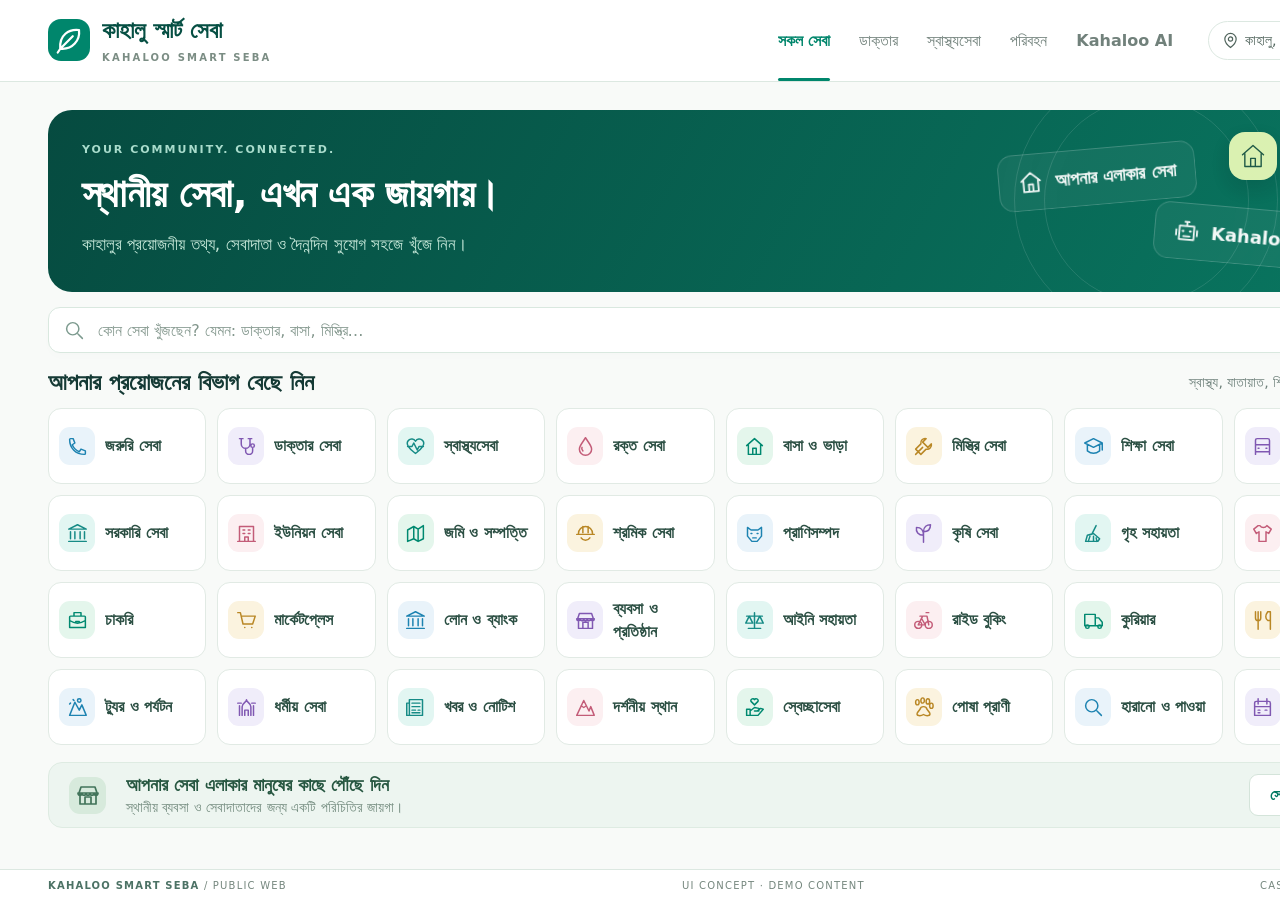
<file: prototypes/web/index.html>
<!doctype html>
<html lang="bn">
<head>
  <meta charset="utf-8">
  <meta name="viewport" content="width=1440, initial-scale=1">
  <meta name="robots" content="noindex, nofollow">
  <meta name="description" content="Kahaloo Smart Seba — public web interface showcase. UI concept with demonstration content.">
  <title>KSS · Public Web Showcase</title>
  <link rel="stylesheet" href="style.css">
</head>
<body>
  <div id="artboard"></div>
  <script src="app.js"></script>
</body>
</html>
</file>
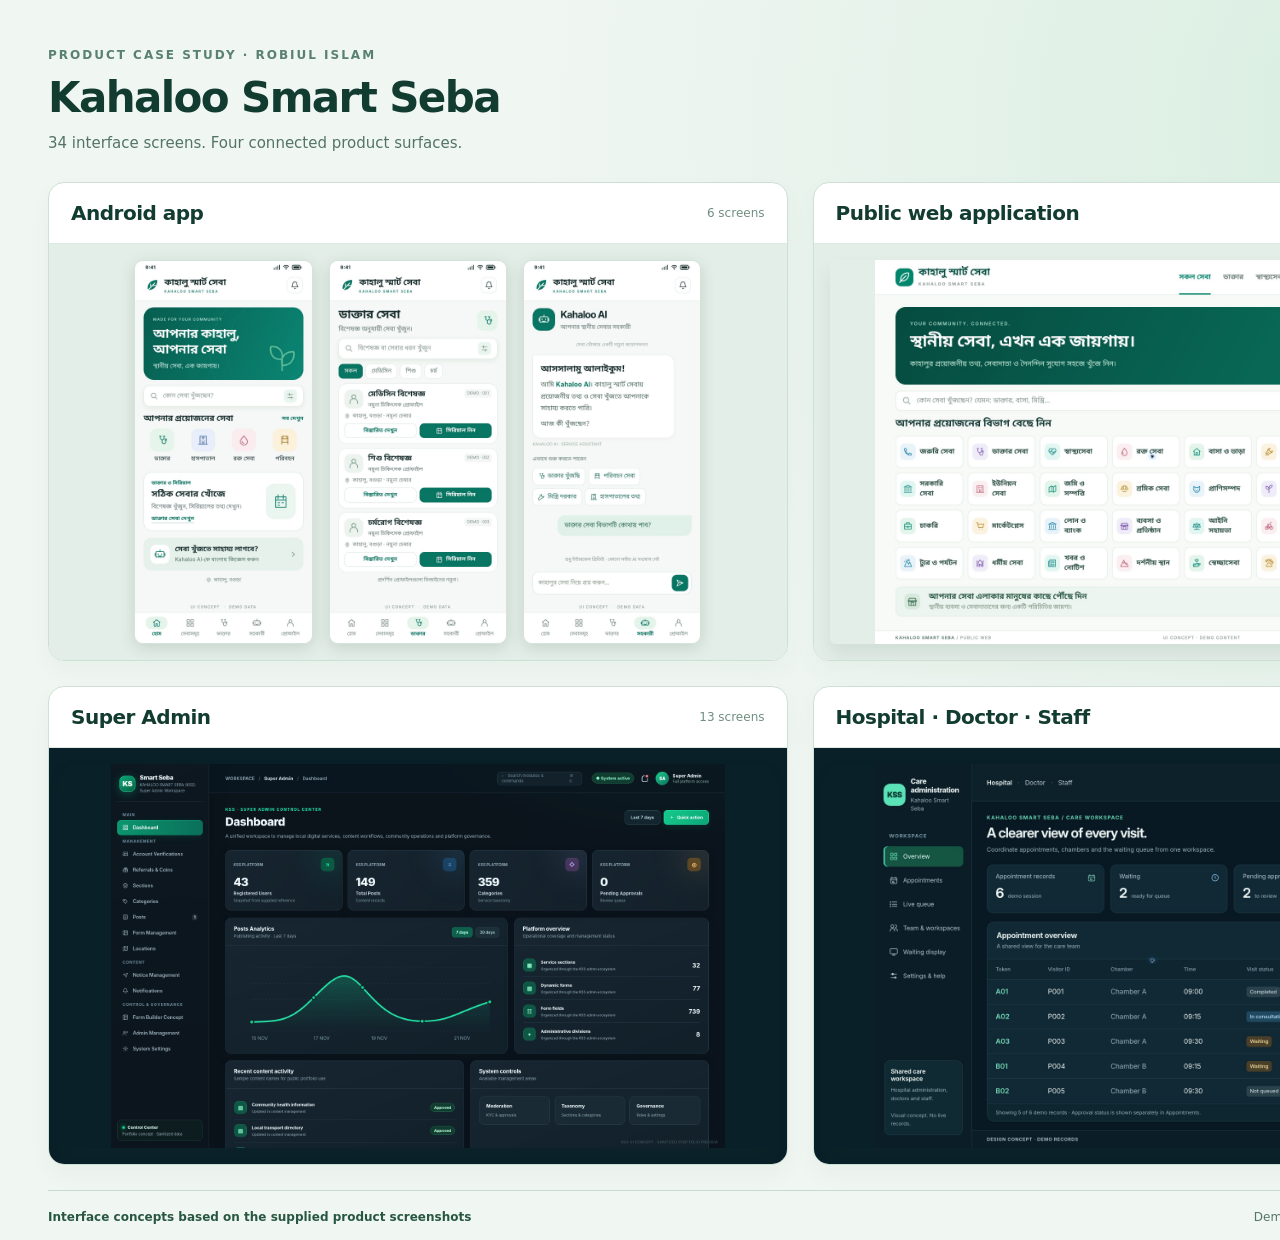
<file: prototypes/overview.html>
<!doctype html><html lang="en"><head><meta charset="utf-8"><meta name="viewport" content="width=device-width,initial-scale=1"><meta name="robots" content="noindex"><title>KSS Interface Collection — Four Product Surfaces</title><style>*{box-sizing:border-box}html,body{margin:0;background:#eef4f1;font-family:system-ui,Arial,sans-serif;color:#123c30}#artboard{width:1600px;height:1240px;padding:44px 48px;background:radial-gradient(circle at 90% 10%,#d8eee0,transparent 50%),#f0f6f2;overflow:hidden;position:relative}header{display:flex;justify-content:space-between;align-items:center;margin-bottom:30px}header small{font-size:12px;letter-spacing:2px;color:#598172;font-weight:650}h1{font-size:42px;font-weight:650;letter-spacing:-1.6px;margin:10px 0 0}header p{font-size:15px;margin:12px 0 0;color:#537465}.brand{background:#076e52;border-radius:15px;color:#b7f2da;padding:23px;font-size:34px;font-weight:850;font-style:italic;letter-spacing:-2px}.grid{display:grid;grid-template-columns:1fr 1fr;gap:25px}.panel{background:#fff;border:1px solid #cee0d5;border-radius:16px;box-shadow:0 10px 25px #0d492309;overflow:hidden}.head{display:flex;align-items:center;justify-content:space-between;padding:18px 22px;border-bottom:1px solid #deebe2}h2{font-size:20px;letter-spacing:-.5px;margin:0;font-weight:650}.head span{font-size:12px;color:#718d80}.image{height:416px;display:flex;justify-content:center;align-items:center;background:#e4eee8;padding:16px}.image>img{width:100%;max-height:100%;object-fit:contain;display:block;box-shadow:0 10px 18px #123d3018;border-radius:6px}.phones{display:flex;gap:16px;justify-content:center;align-items:center}.phones>img{height:387px;width:auto;box-shadow:0 4px 15px #123d3026;border:1px solid #d5e4db;border-radius:9px}.dark .image{background:#0a2028}.footer{display:flex;justify-content:space-between;align-items:center;margin-top:25px;padding-top:19px;border-top:1px solid #c5dbcd;font-size:12px;color:#567666}.footer strong{font-weight:600;color:#285741}.export-2x{width:3200px;min-height:2480px}.export-2x #artboard{zoom:2}.export-2x *{cursor:none!important}</style></head><body><div id="artboard"><header><div><small>PRODUCT CASE STUDY · ROBIUL ISLAM</small><h1>Kahaloo Smart Seba</h1><p>34 interface screens. Four connected product surfaces.</p></div><div class="brand">KSS</div></header><div class="grid"><section class="panel"><div class="head"><h2>Android app</h2><span>6 screens</span></div><div class="image phones"><img src="../screens/android/android-01-home.jpg" alt="Android home"><img src="../screens/android/android-03-doctors.jpg" alt="Doctor discovery"><img src="../screens/android/android-04-assistant.jpg" alt="Kahaloo AI"></div></section><section class="panel"><div class="head"><h2>Public web application</h2><span>9 screens</span></div><div class="image"><img src="../screens/web/web-01-home.jpg" alt="Public web services directory"></div></section><section class="panel dark"><div class="head"><h2>Super Admin</h2><span>13 screens</span></div><div class="image"><img src="../screens/super-admin/super-admin-01-dashboard-overview.png" alt="Super Admin dashboard"></div></section><section class="panel dark"><div class="head"><h2>Hospital · Doctor · Staff</h2><span>6 screens</span></div><div class="image"><img src="../screens/hospital/hospital-01-dashboard.jpg" alt="Care administration dashboard"></div></section></div><div class="footer"><strong>Interface concepts based on the supplied product screenshots</strong><span>Demonstration content · Editable source included</span></div></div><script>if(new URLSearchParams(location.search).get('export')==='2x')document.body.classList.add('export-2x');</script></body></html>
</file>
<file: assets/gallery.css>
*{box-sizing:border-box}html{scroll-behavior:smooth;scroll-padding-top:100px}body{margin:0;font-family:system-ui,"Segoe UI","Noto Sans Bengali","Nirmala UI",sans-serif;font-size:16px;line-height:1.65;color:var(--text);background:var(--bg)}html[data-theme=dark]{--bg:#081d1a;--surface:#0e2824;--surface2:#143530;--text:#f1f8f5;--muted:#b3c8c0;--faint:#839c93;--line:#28463c;--green:#79e6b8;--button:#79e6b8;--button-text:#062b21;--header:#081d1af5;--shadow:#0005}html[data-theme=light]{--bg:#f8fbf9;--surface:#fff;--surface2:#ecf5ef;--text:#0a3529;--muted:#405c51;--faint:#587265;--line:#d4e3d9;--green:#086a4b;--button:#0a694c;--button-text:#fff;--header:#f8fbf9f5;--shadow:#0a302514}a{color:inherit;text-decoration:none}button,input{font:inherit}button,a{ -webkit-tap-highlight-color:transparent}button{cursor:pointer}a:focus-visible,button:focus-visible,input:focus-visible{outline:3px solid var(--green);outline-offset:5px}img{max-width:100%;display:block}button{color:var(--text);background:var(--surface);border:1px solid var(--line);border-radius:7px;padding:10px 16px}h1,h2,h3,p,figure{margin:0}h1,h2,h3{line-height:1.15;letter-spacing:-.045em}p{color:var(--muted)}.topbar{height:88px;border-bottom:1px solid var(--line);display:flex;align-items:center;justify-content:space-between;padding:0 4.5%;background:var(--header);position:sticky;top:0;z-index:20;backdrop-filter:blur(14px)}.brand{display:flex;gap:13px;align-items:center;font-weight:650;line-height:1.3}.brand small{display:block;letter-spacing:.14em;font-size:10px;color:var(--faint);margin-top:5px}.brand-symbol{font-weight:850;font-size:23px;font-style:italic;color:var(--green);letter-spacing:-2px;border-right:1px solid var(--line);padding-right:15px}.topbar nav{display:flex;gap:28px;align-items:center;font-size:14px}.topbar nav>a{color:var(--muted)}#theme{font-size:13px}.hero{padding:66px 4.5% 0;max-width:1600px;margin:auto}.hero-heading{display:grid;grid-template-columns:1.2fr 1fr;column-gap:8%;align-items:start}.eyebrow{font-size:11px;letter-spacing:.15em;font-weight:700;color:var(--green);line-height:1.6}.hero-heading>.eyebrow{grid-column:1/-1;margin-bottom:20px}h1{font-size:clamp(40px,4.5vw,70px);font-weight:600;line-height:1.09}h1 em{font-style:normal;color:var(--green)}.intro{font-size:18px;max-width:460px;margin-top:5px}.hero-actions{grid-column:2;display:flex;gap:16px;align-items:center;margin-top:-17px}.primary{background:var(--button);color:var(--button-text);padding:13px 20px;font-size:14px;font-weight:650;border-radius:5px}.secondary{font-size:14px;border-bottom:1px solid var(--line);padding:10px 0}.hero-cover{margin-top:48px;border:1px solid var(--line);border-radius:12px;overflow:hidden;background:#032b25}.hero-cover img{width:100%;height:auto}.hero-cover figcaption{font-size:11px;color:#a6c2b8;padding:10px 20px;letter-spacing:.06em}.section{max-width:1480px;margin:auto;padding:100px 4.5%}.story{display:grid;grid-template-columns:1fr 1fr;gap:9%;border-bottom:1px solid var(--line)}h2{font-size:clamp(30px,3.4vw,47px);font-weight:560}.section-title>.eyebrow{margin-bottom:20px}.story-body>p+p{margin-top:18px}.author{display:flex;gap:14px;align-items:center;margin-top:28px}.avatar{width:44px;height:44px;background:var(--surface2);border:1px solid var(--line);border-radius:50%;display:grid;place-items:center;color:var(--green);font-size:14px}.author strong{display:block;font-size:14px}.author small{display:block;font-size:12px;color:var(--faint)}.surfaces{max-width:1480px;display:grid;grid-template-columns:repeat(4,1fr);margin:auto;padding:40px 4.5%;gap:36px}.surface-label{color:var(--faint);font-size:10px;font-weight:700;letter-spacing:.11em}.surfaces h3{font-size:22px;margin:14px 0 12px}.surfaces p{font-size:14px;line-height:1.6}.gallery-section{padding-top:70px}.gallery-heading{display:flex;align-items:end;justify-content:space-between;gap:22px}.gallery-heading h2{margin-top:16px}.screen-total{color:var(--faint);font-size:13px;white-space:nowrap}.visual-note{max-width:870px;font-size:14px;margin-top:23px;line-height:1.6}.gallery-tools{display:flex;gap:24px;justify-content:space-between;align-items:center;margin-top:36px}.filters{display:flex;gap:6px;flex-wrap:wrap}.filters button{padding:10px 15px;font-size:13px;background:transparent}.filters button[aria-pressed=true]{background:var(--button);border-color:var(--button);color:var(--button-text);font-weight:650}.search input{width:230px;color:var(--text);background:var(--surface);border:1px solid var(--line);padding:11px 15px;border-radius:6px;font-size:14px}.search input::placeholder{color:var(--faint)}.results-line{display:flex;justify-content:space-between;font-size:12px;color:var(--faint);padding:18px 0}.results-line a{text-decoration:underline;text-underline-offset:3px}.screen-grid{display:grid;grid-template-columns:repeat(3,minmax(0,1fr));gap:24px}.screen-card{border:1px solid var(--line);background:var(--surface);border-radius:9px;overflow:hidden;box-shadow:0 6px 22px var(--shadow);transition:transform .2s,border-color .2s}.screen-card:hover{transform:translateY(-4px);border-color:var(--green)}.screen-card .image-link{display:block;aspect-ratio:1.6;background:var(--surface2);overflow:hidden}.screen-card img{width:100%;height:100%;object-fit:cover;object-position:top;transition:transform .3s}.screen-card.android img{object-fit:contain;padding:16px}.screen-card:hover img{transform:scale(1.025)}.screen-info{padding:20px}.screen-type{color:var(--green);text-transform:uppercase;font-size:10px;letter-spacing:.12em;font-weight:650}.screen-info h3{font-size:19px;line-height:1.3;letter-spacing:-.02em;margin:7px 0 10px}.screen-info p{font-size:13px;line-height:1.6;min-height:42px}.card-links{display:flex;justify-content:space-between;border-top:1px solid var(--line);margin-top:17px;padding-top:12px;font-size:12px;color:var(--faint)}.card-links a:hover{color:var(--green)}.empty{grid-column:1/-1;text-align:center;padding:60px}.build{display:grid;grid-template-columns:1.1fr 1fr;gap:10%;border-top:1px solid var(--line)}.build h2{margin:20px 0 24px}.build>div>p:not(.eyebrow){max-width:470px}.build>div>a{display:inline-block;margin-top:24px;text-decoration:underline;text-underline-offset:6px;color:var(--green)}.build-list article{padding:0 0 24px;margin-bottom:24px;border-bottom:1px solid var(--line)}.build-list h3{font-size:19px;margin-bottom:12px}.build-list p{font-size:14px}.closing{text-align:center;padding:90px 4.5%;background:var(--surface)}.closing h2{margin:20px 0 32px;font-size:clamp(34px,4vw,58px)}.external-links{display:flex;justify-content:center;flex-wrap:wrap;gap:26px;font-size:14px;color:var(--green)}footer{padding:28px 4.5%;display:flex;justify-content:space-between;gap:20px;color:var(--faint);font-size:12px}.skip{position:absolute;top:-100px;left:20px;background:var(--button);padding:12px;z-index:60;color:var(--button-text)}.skip:focus{top:10px}.sr-only{position:absolute;width:1px;height:1px;overflow:hidden;clip:rect(0,0,0,0)}dialog{border:1px solid var(--line);border-radius:12px;padding:22px;background:var(--bg);color:var(--text);width:min(94vw,1400px);max-height:96vh;box-shadow:0 30px 100px #0009}dialog::backdrop{background:#001811dc;backdrop-filter:blur(7px)}.viewer-head{display:flex;justify-content:space-between;align-items:center;gap:18px;margin-bottom:18px}.viewer-head h2{font-size:25px;margin-top:5px}.viewer-head .eyebrow{font-size:10px}.viewer-image{background:var(--surface2);display:flex;align-items:center;justify-content:center;min-height:180px;border-radius:6px;overflow:hidden}.viewer-image img{width:auto;max-height:65vh;max-width:100%;object-fit:contain}.viewer-actions{display:flex;justify-content:space-between;gap:14px;align-items:center;font-size:13px;margin-top:18px;flex-wrap:wrap}.viewer-actions a{color:var(--green);text-decoration:underline;text-underline-offset:4px}.viewer-actions button{font-size:12px;padding:8px 12px}#viewer-caption{font-size:13px;margin-top:14px}body.modal-open{overflow:hidden}@media(max-width:1000px){.hero-heading{display:block}.intro{max-width:650px;margin-top:24px}.hero-actions{margin-top:25px}.surfaces{grid-template-columns:1fr 1fr}.screen-grid{grid-template-columns:1fr 1fr}.topbar nav{gap:18px}.gallery-tools{flex-wrap:wrap}.section{padding-top:65px;padding-bottom:65px}.gallery-heading{display:block}.screen-total{margin-top:15px}}@media(max-width:650px){.topbar{height:76px;padding:0 5%}.topbar nav>a{display:none}.brand{font-size:13px}.brand-symbol{font-size:21px}.brand small{font-size:8px}.topbar #theme{font-size:11px;padding:8px}.hero{padding-top:38px}.hero-heading>.eyebrow{font-size:9px}.hero h1{font-size:38px}.intro{font-size:16px}.hero-actions{gap:20px}.primary{font-size:12px;padding:12px 16px}.secondary{font-size:12px}.hero-cover{margin-top:30px}.hero-cover figcaption{font-size:9px;padding:8px 12px}.story,.build{grid-template-columns:1fr;gap:26px}.surfaces{gap:30px 24px}.surfaces h3{font-size:20px}.surfaces p{font-size:13px}.section{padding-left:5%;padding-right:5%}.gallery-tools{gap:16px}.filters{gap:6px}.filters button{font-size:11px;padding:9px 11px}.search,.search input{width:100%}.screen-grid{grid-template-columns:1fr}.screen-card.android .image-link{aspect-ratio:1.2}.results-line{font-size:11px}.closing{padding:65px 5%}.external-links{font-size:12px;gap:18px}footer{flex-direction:column;gap:8px}.viewer-head h2{font-size:20px}.viewer-head button{font-size:12px}.viewer-image img{max-height:60vh}.viewer-actions{gap:12px}}@media(prefers-reduced-motion:reduce){html{scroll-behavior:auto}*{transition:none!important}}
</file>
<file: prototypes/android/style.css>
#artboard[data-screen="services"] .category{height:94px}
#artboard[data-screen="doctors"] .page-intro{margin-bottom:0}
#artboard[data-screen="doctors"] .page-intro .eyebrow{display:none}
#artboard[data-screen="doctors"] .searchbox{margin-top:10px}
#artboard[data-screen="doctors"] .chips{margin:12px 0}
#artboard[data-screen="doctors"] .doctor-card{padding:13px;margin-bottom:10px}
#artboard[data-screen="doctors"] .doctor-avatar{width:46px;height:46px}
#artboard[data-screen="doctors"] .doctor-location{margin:8px 0}
#artboard[data-screen="doctors"] .doctor-actions .btn{min-height:36px}
#artboard[data-screen="profile"] .profile-cover{height:82px}
#artboard[data-screen="profile"] .profile-avatar{width:72px;height:72px;margin-top:-37px;font-size:26px}
#artboard[data-screen="profile"] .account-row{padding:11px 0}
#artboard[data-screen="profile"] .signout{margin-top:13px}
:root{--ink:#162c2b;--muted:#647774;--green:#087663;--dark:#07594e;--pale:#e9f6f0;--line:#e4ece8;--bg:#f5f8f6;--white:#fff}
*{box-sizing:border-box}html,body{margin:0;width:430px;min-height:932px;background:var(--bg)}body{font-family:"Noto Sans Bengali","Nirmala UI","SolaimanLipi","Segoe UI",system-ui,sans-serif;font-size:16px;line-height:1.45;color:var(--ink)}button,input{font:inherit}button,a{-webkit-tap-highlight-color:transparent}a{color:inherit;text-decoration:none}button{cursor:pointer;color:inherit}button:focus-visible,a:focus-visible,input:focus-visible{outline:3px solid #2aa391;outline-offset:3px}button{border:0}svg{display:block;width:24px;height:24px;fill:none;stroke:currentColor;stroke-width:1.7;stroke-linecap:round;stroke-linejoin:round}#artboard{width:430px;height:932px;position:relative;display:flex;flex-direction:column;overflow:hidden;background:var(--bg)}.statusbar{height:25px;flex:none;display:flex;align-items:center;justify-content:space-between;padding:6px 25px 0;font-family:KSSInter,sans-serif;font-size:12px;font-weight:700;background:white}.statusbar>div{display:flex;align-items:center;gap:6px}.statusbar svg{width:16px;height:12px;stroke-width:2}.statusbar svg:last-child{width:24px}.statusbar .battery{fill:currentColor;stroke:none}.app-header{height:72px;flex:none;display:flex;align-items:center;justify-content:space-between;padding:10px 22px 13px;background:white;border-bottom:1px solid var(--line)}.brand{display:flex;align-items:center;gap:10px}.brand-mark{width:39px;height:42px;color:var(--green);display:grid;place-items:center}.brand-mark svg{height:36px;width:36px;stroke:none}.brand b{display:block;font-size:21px;line-height:1.45;letter-spacing:-.4px}.brand small{font-family:KSSInter,sans-serif;display:block;font-size:8px;letter-spacing:2.1px;font-weight:600;color:var(--green);margin-top:0}.icon-button{display:grid;place-items:center;width:39px;height:39px;border:1px solid var(--line);background:white;border-radius:13px}.icon-button svg{width:20px;height:20px}#screen{flex:1;min-height:0;padding:16px 21px 8px;position:relative;overflow:hidden}.concept-caption{height:24px;flex:none;display:flex;align-items:center;justify-content:center;gap:9px;color:#667e76;font-family:KSSInter,sans-serif;font-size:9px;letter-spacing:1.6px;background:var(--bg)}.concept-caption span{color:#9bb3a9}#bottom-nav{height:76px;flex:none;display:grid;grid-template-columns:repeat(5,1fr);padding:9px 12px 12px;background:#fff;border-top:1px solid var(--line)}.nav-link{display:flex;align-items:center;justify-content:center;flex-direction:column;gap:3px;color:#788a84;font-size:12px}.nav-link svg{width:21px;height:21px}.nav-link.active{color:var(--green);font-weight:700}.nav-link.active .nav-icon{background:#e6f5ec}.nav-icon{padding:5px 16px;border-radius:15px}.eyebrow{font-family:KSSInter,sans-serif;font-size:10px;letter-spacing:1.7px;font-weight:600;text-transform:uppercase}.page-intro{margin:0 0 15px}.page-intro .eyebrow{color:var(--green);margin-bottom:7px}.page-intro h1{font-size:29px;line-height:1.35;margin:0 0 4px;letter-spacing:-.5px}.page-intro p{margin:0;color:var(--muted);font-size:15px}.hero{height:177px;padding:23px;border-radius:25px;color:white;background:linear-gradient(115deg,#075e50,#0b8673);position:relative;overflow:hidden;isolation:isolate}.hero:before,.hero:after{content:"";position:absolute;z-index:-1;right:-25px;top:-50px;width:200px;height:260px;border:1px solid #ffffff18;border-radius:50%;transform:rotate(35deg)}.hero:after{right:-48px;width:265px;height:315px;top:-70px}.hero .eyebrow{font-size:9px;color:#b4e2d4;letter-spacing:1.4px}.hero h1{font-size:31px;line-height:1.22;max-width:285px;margin:12px 0 10px;letter-spacing:-.7px}.hero p{margin:0;font-size:15px;color:#d1eae2}.hero-sprout{position:absolute;right:15px;bottom:17px;width:73px;height:73px;color:#82d8ad;opacity:.7}.hero-sprout svg{width:73px;height:73px;stroke-width:1.2}.searchbox{height:51px;background:white;border:1px solid var(--line);border-radius:15px;display:flex;align-items:center;gap:10px;padding:0 15px;margin-top:14px;box-shadow:0 4px 12px #143d2710}.searchbox svg{color:#81938b;width:19px;height:19px;flex:none}.searchbox input{width:100%;border:0;outline:0!important;color:var(--ink);font-size:15px;background:transparent}.searchbox input::placeholder{color:#8b9b95}.searchbox .search-filter{margin-left:auto;background:var(--pale);border-radius:9px;padding:6px;color:var(--green)}.section-title{display:flex;align-items:center;justify-content:space-between;margin:18px 0 12px}.section-title h2{font-size:20px;line-height:1.2;margin:0;letter-spacing:-.2px}.section-title a{font-size:13px;color:var(--green);font-weight:700}.quick-grid{display:grid;grid-template-columns:repeat(4,1fr);gap:9px}.quick-item{font-size:14px;display:flex;align-items:center;text-align:center;flex-direction:column;gap:8px;white-space:nowrap}.icon-tile{display:grid;place-items:center;width:58px;height:56px;border-radius:17px;background:#e5f5eb;color:#087b60}.icon-tile svg{width:26px;height:26px}.tone-blue{background:#e8effa;color:#5475ad}.tone-rose{background:#fbecef;color:#c3657a}.tone-gold{background:#fcf2dc;color:#ad8436}.tone-mint{background:#e5f5eb;color:#0e7d65}.tone-violet{background:#eeebf9;color:#8b70bd}.tone-sky{background:#e6f3f6;color:#438d9b}.feature-card{margin-top:21px;padding:18px;border:1px solid #d8eade;background:#fff;border-radius:20px;display:flex;justify-content:space-between;align-items:center;gap:12px}.feature-card .overline{font-size:12px;font-weight:700;color:var(--green);margin-bottom:5px}.feature-card h2{font-size:21px;margin:0 0 6px;line-height:1.35}.feature-card p{font-size:14px;color:var(--muted);margin:0}.feature-card .feature-icon{width:72px;height:86px;background:#eaf6ef;color:#148471;border-radius:20px;display:grid;place-items:center;flex:none}.feature-icon svg{width:38px;height:38px;stroke-width:1.3}.mini-link{display:inline-flex;color:var(--green);font-size:13px;font-weight:700;margin-top:9px;border-bottom:1px solid #a6d1bf}.assistant-promo{display:flex;gap:13px;align-items:center;border-radius:19px;padding:16px;background:#e7f1ec;margin-top:17px}.assistant-promo>.icon-tile{width:47px;height:47px;background:#fff;flex:none;border-radius:14px}.assistant-promo h3{margin:0;font-size:17px}.assistant-promo p{margin:4px 0 0;font-size:13px;color:#52736a}.assistant-promo .chevron{margin-left:auto;color:#487564;flex:none;width:17px}.location-line{display:flex;align-items:center;justify-content:center;gap:6px;margin-top:15px;color:#7c8e86;font-size:12px}.location-line svg{width:13px;height:13px}.category-intro{display:flex;align-items:center;justify-content:space-between;margin:21px 0 14px}.category-intro h2{font-size:18px;margin:0}.category-intro small{font-size:12px;color:var(--muted)}.category-grid{display:grid;grid-template-columns:repeat(4,1fr);gap:12px 8px}.category{height:99px;background:white;border:1px solid var(--line);border-radius:17px;padding:10px 3px 7px;text-align:center;display:flex;align-items:center;flex-direction:column;font-size:13px;line-height:1.35;gap:8px}.category .icon-tile{width:44px;height:44px;border-radius:13px}.category .icon-tile svg{width:22px;height:22px}.category-label{display:block;white-space:nowrap}.category-grid .category[hidden]{display:none}.services-note{margin-top:19px;display:flex;align-items:center;gap:11px;font-size:13px;color:#597467;padding:14px 15px;background:#eaf3ee;border-radius:14px}.services-note svg{width:20px;height:20px;flex:none}.doctors-title{display:flex;justify-content:space-between;align-items:center}.doctors-title>.icon-tile{width:49px;height:49px;border-radius:16px}.chips{display:flex;gap:7px;margin:15px 0 17px}.chip{padding:7px 13px;border-radius:11px;background:white;border:1px solid var(--line);font-size:14px;white-space:nowrap;color:#667e74}.chip.active{background:var(--green);color:white;border-color:var(--green)}.doctor-card{padding:16px;background:white;border:1px solid var(--line);border-radius:19px;margin-bottom:12px}.doctor-top{display:flex;align-items:center;gap:12px}.doctor-avatar{width:52px;height:53px;display:grid;place-items:center;background:#edf4f0;color:#6f9586;border-radius:15px;flex:none}.doctor-avatar svg{width:28px;height:28px;stroke-width:1.4}.doctor-top h2{font-size:18px;margin:0;line-height:1.4}.doctor-top p{font-size:13px;color:var(--muted);margin:4px 0 0}.doctor-top .sample-label{margin-left:auto;align-self:flex-start;background:#f4f7f5;font-size:10px;padding:3px 6px;border-radius:5px;color:#799184;white-space:nowrap}.doctor-location{display:flex;align-items:center;gap:6px;font-size:13px;color:#7a8a82;margin:12px 0}.doctor-location svg{width:14px;height:14px}.doctor-actions{display:flex;gap:8px}.btn{min-height:42px;padding:8px 15px;background:var(--green);color:#fff;border-radius:11px;text-align:center;display:inline-flex;align-items:center;justify-content:center;gap:8px;font-size:15px;font-weight:700;border:1px solid var(--green)}.btn svg{width:17px;height:17px}.btn-outline{background:white;color:var(--green);border-color:#d9e7dd}.doctor-actions .btn{flex:1;min-height:38px;font-size:13px;padding:6px}.doctor-note{font-size:12px;color:#7a8b83;text-align:center;margin:9px 0 0}.chat-heading{display:flex;align-items:center;gap:13px;margin-bottom:25px}.chat-heading>.icon-tile{width:55px;height:55px;border-radius:19px;background:var(--green);color:white}.chat-heading h1{font-family:KSSInter,sans-serif;font-size:24px;margin:0 0 4px;letter-spacing:-.9px}.chat-heading p{font-size:14px;color:var(--muted);margin:0}.chat-date{text-align:center;font-size:11px;color:#9aaa9f;margin-bottom:16px;letter-spacing:.3px}.chat-bubble{padding:19px;border-radius:0 20px 20px 20px;background:white;border:1px solid var(--line);max-width:347px;box-shadow:0 4px 13px #13473305}.chat-bubble h2{font-size:21px;margin:0 0 9px}.chat-bubble p{font-size:16px;line-height:1.8;margin:0;color:#526e63}.chat-bubble strong{color:var(--green)}.chat-bubble p+p{margin-top:9px}.message-meta{font-size:10px;color:#9bae9f;display:block;font-family:KSSInter,sans-serif;margin:7px 0 18px}.prompt-intro{font-size:13px;color:#607b6e;margin:20px 0 11px}.prompt-grid{display:flex;flex-wrap:wrap;gap:8px}.prompt-chip{display:flex;align-items:center;gap:7px;background:white;border:1px solid #dfebe3;border-radius:11px;padding:10px 12px;font-size:14px;color:#287661}.prompt-chip svg{width:17px;height:17px}.chat-sample{margin:24px 0 0 61px;padding:14px 17px;border-radius:18px 0 18px 18px;background:#dff1e8;color:#286650;font-size:15px}.assistant-input{position:absolute;bottom:19px;left:21px;right:21px;height:55px;border:1px solid #dce7df;display:flex;align-items:center;gap:8px;padding:7px;background:white;border-radius:16px}.assistant-input input{border:0;background:transparent;min-width:0;flex:1;padding:6px;font-size:14px;outline:0}.assistant-input input::placeholder{color:#8b9e90}.assistant-input button{width:40px;height:40px;display:grid;place-items:center;border-radius:12px;background:var(--green);color:white}.assistant-input button svg{width:20px;height:20px}.chat-demo-note{position:absolute;bottom:84px;font-size:11px;color:#8b9b92;left:21px;right:21px;text-align:center}.profile-card{border:1px solid var(--line);background:white;border-radius:24px;overflow:hidden;text-align:center}.profile-cover{height:94px;background:linear-gradient(110deg,#075e50,#298b72);position:relative}.profile-cover:after{content:"";height:180px;width:180px;border:1px solid #ffffff30;position:absolute;right:-30px;top:-55px;border-radius:50%}.profile-cover .eyebrow{color:#b8ddcf;position:absolute;top:17px;left:18px;font-size:9px}.profile-avatar{width:80px;height:80px;display:grid;place-items:center;position:relative;background:#e9f1ec;border:6px solid white;color:#1f7962;border-radius:23px;margin:-41px auto 9px;font-family:KSSInter,sans-serif;font-size:28px;font-weight:600;box-shadow:0 8px 18px #163f2610}.profile-card h1{font-size:24px;margin:0 0 2px}.profile-card .profile-place{display:flex;gap:5px;align-items:center;justify-content:center;color:#7e9387;font-size:13px;margin:5px 0 14px}.profile-place svg{width:14px;height:14px}.profile-card .btn{margin-bottom:18px;padding:6px 16px;min-height:34px;font-size:13px}.profile-subtitle{margin:0;font-size:12px;color:#8a9f92}.account-menu{margin-top:19px;border:1px solid var(--line);background:white;border-radius:20px;padding:0 15px}.account-row{display:flex;gap:12px;align-items:center;width:100%;padding:14px 0;background:transparent;text-align:left;border-bottom:1px solid #edf2ee}.account-row:last-child{border-bottom:none}.account-row .icon-tile{height:39px;width:39px;border-radius:11px;flex:none}.account-row .icon-tile svg{width:19px;height:19px}.account-row strong{display:block;font-size:16px;line-height:1.35}.account-row small{display:block;font-size:12px;color:#8a9b91;margin-top:3px}.account-row>.chevron{margin-left:auto;width:16px;color:#91a59a;flex:none}.profile-bottom{margin-top:16px;background:#e7f0eb;border-radius:17px;padding:14px 17px;display:flex;align-items:center;gap:11px}.profile-bottom h3{margin:0;font-size:16px}.profile-bottom p{margin:3px 0 0;color:#658374;font-size:12px}.profile-bottom>.chevron{margin-left:auto;width:16px}.signout{text-align:center;display:block;margin:15px auto 0;font-size:13px;color:#7b9486}.signin-intro{text-align:center;margin:16px 0 23px}.signin-logo{margin:0 auto 15px;background:white;border:1px solid #d9e8dc;width:76px;height:76px;display:grid;place-items:center;border-radius:23px;box-shadow:0 9px 22px #31533108;color:var(--green)}.signin-logo svg{width:49px;height:49px;stroke:none}.signin-intro h1{font-size:29px;line-height:1.35;margin:0 0 8px;letter-spacing:-.4px}.signin-intro p{font-size:15px;color:var(--muted);margin:0}.signin-form{background:white;border:1px solid var(--line);border-radius:23px;padding:19px}.segmented{display:grid;grid-template-columns:1fr 1fr;border-radius:12px;padding:4px;background:#f0f4f1;margin-bottom:24px}.segmented button{background:transparent;color:#7b9184;border-radius:9px;font-size:15px;padding:9px}.segmented button.active{background:white;color:var(--green);box-shadow:0 3px 9px #0b34210a;font-weight:700}.field-label{display:flex;justify-content:space-between;align-items:center;font-size:15px;font-weight:700;margin:0 0 9px}.field-label button{font-size:11px;color:var(--green);background:transparent;font-weight:400}.form-field{border:1px solid #dfe9e2;border-radius:12px;background:#f7faf8;height:50px;display:flex;align-items:center;margin-bottom:20px;gap:10px;padding:0 12px}.form-field .country-code{font-family:KSSInter,sans-serif;font-size:13px;padding-right:11px;border-right:1px solid #dce6df;color:#536f60}.form-field input{border:0;background:transparent;min-width:0;flex:1;font-size:15px;padding:0;outline:0}.form-field input::placeholder{color:#a2b0a7}.form-field svg{width:17px;height:17px;color:#94a89b}.form-field button{background:transparent;padding:0}.signin-form>.btn{width:100%;height:48px;margin-top:0}.signup-prompt{text-align:center;margin:19px 0 3px;font-size:13px;color:#889b8d}.signup-prompt button{background:transparent;color:var(--green);font-size:13px;font-weight:700}.signin-info{display:flex;align-items:center;justify-content:center;gap:9px;margin:22px 0 0;font-size:12px;color:#839a8b}.signin-info svg{width:17px;height:17px}#toast{position:absolute;left:25px;right:25px;bottom:112px;border-radius:13px;padding:13px 16px;background:#143b30;color:white;font-size:13px;text-align:center;z-index:9;box-shadow:0 6px 24px #153e2420;opacity:0;transform:translateY(6px);pointer-events:none;transition:opacity .2s,transform .2s}#toast.show{opacity:1;transform:translateY(0)}

/* High-resolution export keeps the same logical mobile layout. */
body.export-2x{width:860px;min-height:1864px;}body.export-2x #artboard{zoom:2;}
</file>
<file: prototypes/hospital/style.css>
:root{--bg:#091923;--panel:#102934;--panel2:#12303b;--border:#25424b;--muted:#9bb4bd;--text:#edf5f5;--accent:#33d6aa;--green:#0c8b70;--blue:#92c8f5;--yellow:#f0ca78;--radius:18px}
*{box-sizing:border-box}html,body{margin:0;padding:0;background:var(--bg);color:var(--text);font-family:system-ui,Arial,sans-serif;font-size:16px}button,input{font:inherit}button,a{-webkit-tap-highlight-color:transparent}button{cursor:pointer}a{color:inherit;text-decoration:none}button:focus-visible,a:focus-visible{outline:3px solid #b3f7df;outline-offset:3px}svg{display:block;width:20px;height:20px;flex:none}#artboard{position:relative;width:1440px;height:900px;overflow:hidden;background:var(--bg)}.sidebar{position:absolute;inset:0 auto 0 0;width:228px;border-right:1px solid var(--border);background:#0b1e28;padding:30px 20px}.brand{display:flex;gap:12px;align-items:center}.brand-symbol{width:52px;height:52px;border-radius:16px;display:grid;place-items:center;color:#063a2e;background:#5be3b8;font-size:18px;font-weight:900;letter-spacing:-1px}.brand-title{font-size:17px;font-weight:750;letter-spacing:-.5px}.brand-sub{font-size:13px;color:var(--muted);line-height:1.5;margin-top:4px}.side-label{font-size:12px;letter-spacing:1.4px;color:#82a2ad;font-weight:650;margin:47px 13px 17px;text-transform:uppercase}.nav{display:flex;flex-direction:column;gap:8px}.nav a{height:48px;display:flex;align-items:center;gap:12px;padding:0 14px;font-size:14px;color:#b4c7ce;border-radius:10px;white-space:nowrap}.nav a.active{color:#e9fff7;background:#145641;box-shadow:inset 3px 0 #4fe2b8}.nav a.active svg{color:#6de6c1}.nav a:hover{background:#193640}.side-note{position:absolute;left:22px;right:22px;bottom:30px;padding:16px 14px;background:#102a33;border:1px solid var(--border);border-radius:13px}.side-note strong{display:block;font-size:14px;font-weight:650;margin-bottom:8px}.side-note p{margin:0;color:var(--muted);font-size:12px;line-height:1.65}.topbar{position:absolute;left:228px;right:0;top:0;height:88px;display:flex;align-items:center;justify-content:space-between;padding:0 34px;border-bottom:1px solid var(--border);background:#0d212b}.top-context{font-size:15px;color:#c3d2d8}.top-context strong{font-weight:600;color:var(--text)}.top-context span{padding:0 13px;color:#577c88}.top-right{display:flex;align-items:center;gap:19px}.prototype{font-size:12px;letter-spacing:.7px;text-transform:uppercase;font-weight:650;padding:8px 10px;border:1px solid #3e5a62;border-radius:7px;color:#c4d4da}.role-avatar{width:38px;height:38px;background:#23444f;border:1px solid #3e5c64;border-radius:50%;display:grid;place-items:center;color:#a6ded0;font-size:13px;font-weight:700}.main{position:absolute;top:88px;left:228px;right:0;bottom:42px;padding:30px 34px 20px}.page-head{display:flex;justify-content:space-between;align-items:center;gap:20px;margin-bottom:24px}.eyebrow{font-size:12px;font-weight:700;letter-spacing:1.6px;color:#65d9b6;margin-bottom:10px;text-transform:uppercase}h1{font-size:32px;letter-spacing:-1.1px;font-weight:650;line-height:1.15;margin:0}h2{font-size:18px;font-weight:650;letter-spacing:-.35px;margin:0}h3{font-size:16px;font-weight:650;margin:0}p{margin:0}.description{font-size:14px;color:var(--muted);line-height:1.6;margin-top:10px}.head-actions{display:flex;gap:10px;align-items:center;flex-shrink:0}.button{border:1px solid #3d5961;background:#17343e;color:var(--text);border-radius:10px;min-height:42px;font-size:14px;font-weight:600;display:inline-flex;gap:9px;align-items:center;justify-content:center;padding:0 15px;white-space:nowrap}.button.primary{background:#55dfb6;border-color:#55dfb6;color:#073b2e}.button.small{min-height:35px;font-size:13px;padding:0 12px;border-radius:8px}.button.ghost{background:transparent}.button svg{width:17px;height:17px}.button:hover{filter:brightness(1.12)}.stats{display:grid;grid-template-columns:repeat(4,1fr);gap:15px;margin-bottom:20px}.stat{height:114px;padding:18px 20px;border:1px solid var(--border);border-radius:15px;background:var(--panel);position:relative}.stat .label{font-size:14px;color:#b6cbd2}.stat .value{font-size:32px;line-height:1.1;font-weight:650;letter-spacing:-1px;margin-top:13px}.stat .value-note{font-size:12px;color:var(--muted);margin-left:10px;font-weight:450;letter-spacing:0}.stat .stat-icon{position:absolute;right:18px;top:20px;color:#79c7b1}.stat:nth-child(2) .stat-icon{color:var(--blue)}.stat:nth-child(3) .stat-icon{color:var(--yellow)}.stat:nth-child(4) .stat-icon{color:#ceb4f4}.panel{background:var(--panel);border:1px solid var(--border);border-radius:var(--radius);overflow:hidden}.panel-header{display:flex;align-items:center;justify-content:space-between;gap:18px;padding:20px 22px;border-bottom:1px solid var(--border)}.panel-header .sub{font-size:13px;line-height:1.45;color:var(--muted);margin-top:5px}.panel-body{padding:22px}.layout-main{display:grid;grid-template-columns:minmax(0,1fr) 305px;gap:20px}.stack{display:flex;flex-direction:column;gap:18px}.status{display:inline-flex;align-items:center;justify-content:center;border-radius:6px;min-height:25px;line-height:1.2;padding:5px 8px;font-size:12px;font-weight:550;white-space:nowrap}.status.green{color:#a0efd0;background:#17533f}.status.blue{color:#b8ddff;background:#20485f}.status.gold{color:#f3d89d;background:#4a4029}.status.grey{color:#bbcbd0;background:#29424b}.status.purple{color:#d3c2f7;background:#3b3653}.dot{width:6px;height:6px;display:inline-block;border-radius:50%;background:currentColor;margin-right:6px;flex:none}.table{border-collapse:collapse;width:100%;table-layout:fixed}.table th{text-align:left;font-weight:500;font-size:12px;color:#8faab5;padding:15px 18px;background:#0f2530;line-height:1.4;white-space:nowrap}.table td{font-size:14px;line-height:1.4;padding:16px 18px;border-top:1px solid #243e49;vertical-align:middle}.table td strong{font-size:14px;font-weight:600}.table tbody tr:last-child td{border-bottom:0}.table td.muted{color:var(--muted)}.table .token{color:#77e1be;letter-spacing:.3px}.table .mini{color:#8fa9b3;font-size:12px;margin-top:3px}.table .cell-note{font-size:12px;color:#93adb7}.dashboard-table th,.dashboard-table td{padding-left:20px;padding-right:12px}.table-footer{font-size:12px;color:var(--muted);padding:13px 20px;background:#0e2630;border-top:1px solid var(--border)}.queue-mini{display:flex;align-items:center;justify-content:space-between;border-bottom:1px solid var(--border);padding:0 0 17px;margin:0 0 17px;gap:12px}.queue-mini:last-child{border:0;padding-bottom:0;margin-bottom:0}.queue-mini .big-token{font-size:27px;color:#b7f2de;font-weight:650;letter-spacing:-.6px;margin-top:7px}.quiet{color:var(--muted);font-size:13px;line-height:1.5}.tinycaps{font-size:11px;color:var(--muted);letter-spacing:1px;text-transform:uppercase;font-weight:600}.info-list{display:flex;flex-direction:column;gap:15px}.info-list .row{display:flex;gap:12px;align-items:flex-start}.info-list .row svg{width:18px;height:18px;color:#6ed4b7;margin-top:1px}.info-list .row strong{font-size:14px;font-weight:550}.info-list .row p{font-size:12px;line-height:1.5;color:var(--muted);margin-top:4px}.inline-note{display:flex;align-items:center;gap:11px;font-size:13px;color:#a6c7c6;background:#123b38;border:1px solid #2b6559;padding:13px 17px;border-radius:11px}.inline-note svg{width:17px;height:17px;color:#65d9b6}.workflow-strip{display:grid;grid-template-columns:repeat(3,1fr);border:1px solid var(--border);background:var(--panel);border-radius:14px;overflow:hidden;margin-top:18px}.workflow-step{padding:18px 20px;display:flex;align-items:center;gap:13px;border-right:1px solid var(--border)}.workflow-step:last-child{border:0}.workflow-step .round{width:36px;height:36px;background:#1c4249;border-radius:10px;display:grid;place-items:center;color:#81d7c0}.workflow-step strong{font-size:14px;font-weight:600}.workflow-step p{margin-top:4px;font-size:12px;color:var(--muted)}.footer{position:absolute;bottom:0;left:228px;right:0;height:42px;padding:0 34px;display:flex;align-items:center;justify-content:space-between;font-size:11px;letter-spacing:.65px;color:#89a4ae;border-top:1px solid #203741;background:#0b1d27}.footer strong{font-weight:600;color:#b7cbd2}.toolbar{display:flex;align-items:center;justify-content:space-between;gap:15px;padding:16px 20px;border-bottom:1px solid var(--border)}.searchbox{display:flex;align-items:center;gap:10px;border:1px solid #36535e;padding:11px 13px;border-radius:9px;color:#9bb2bb;font-size:14px;background:#0d222d;width:310px}.searchbox svg{width:17px;height:17px}.filters{display:flex;gap:8px;align-items:center}.filter{font-size:13px;color:#afc4cd;background:#16323d;border:1px solid #304c58;padding:9px 12px;border-radius:8px;display:flex;align-items:center;gap:7px;cursor:pointer}.filter.active{background:#174d3f;border-color:#2a8a6c;color:#aaf0d7}.filter svg{width:13px;height:13px}.appointment-table th,.appointment-table td{padding:18px 13px}.appointment-table th:first-child,.appointment-table td:first-child{padding-left:22px}.legend{display:flex;align-items:center;gap:24px;font-size:12px;color:#b6cad0}.legend strong{font-weight:500;color:#ddede9}.section-gap{margin-top:20px}.queue-grid{display:grid;grid-template-columns:1.25fr 1fr;gap:20px}.current-token-card{padding:26px;border:1px solid #386d60;border-radius:16px;background:#133e3b}.current-token-card .session{display:flex;align-items:center;justify-content:space-between;color:#c7dedb;font-size:14px}.current-token-card .token-display{font-size:64px;font-weight:600;line-height:1;letter-spacing:-2px;color:#a2f1cf;margin:24px 0 13px}.current-token-card .token-meta{font-size:16px;color:#bed6d5}.current-token-card .actions{display:flex;gap:10px;margin-top:26px}.queue-list{display:flex;flex-direction:column;gap:12px;padding:20px}.queue-item{display:grid;grid-template-columns:67px 1fr auto;align-items:center;gap:15px;padding:17px;background:#12313b;border:1px solid #35515c;border-radius:12px}.queue-item .ticket{width:63px;height:54px;border-radius:9px;background:#214c4f;display:grid;place-items:center;font-size:20px;font-weight:650;color:#a0edcf}.queue-item strong{font-size:15px;font-weight:600}.queue-item p{font-size:13px;color:var(--muted);margin-top:6px}.queue-completed{padding:20px;display:flex;align-items:center;gap:15px}.queue-completed .tick{height:42px;width:42px;border-radius:50%;display:grid;place-items:center;background:#20523f;color:#9cdbbf}.compact-panels{display:grid;grid-template-columns:1fr 1fr;gap:20px;margin-top:20px}.compact-panel{background:var(--panel);border:1px solid var(--border);border-radius:15px;padding:21px 24px}.compact-panel .line{display:flex;justify-content:space-between;align-items:center;gap:15px;margin-top:16px}.compact-panel h3{color:#d2e2e6}.compact-panel p{font-size:13px;color:var(--muted);line-height:1.6;margin-top:9px}.role-cards{display:grid;grid-template-columns:repeat(3,1fr);gap:16px;margin-bottom:20px}.role-card{padding:20px 22px;border:1px solid var(--border);border-radius:15px;background:var(--panel);height:132px}.role-card .role-title{display:flex;gap:12px;align-items:center;margin-bottom:13px}.role-card .role-icon{width:34px;height:34px;background:#1b4946;border-radius:9px;display:grid;place-items:center;color:#98e5cd}.role-card:nth-child(2) .role-icon{background:#23445c;color:#b8dbf9}.role-card:nth-child(3) .role-icon{background:#393c58;color:#cbc0ee}.role-card p{font-size:13px;color:#acc0c8;line-height:1.6}.member-id{display:flex;gap:11px;align-items:center}.member-icon{width:32px;height:32px;background:#254752;border-radius:9px;display:grid;place-items:center;font-size:10px;font-weight:700;color:#b6d9db}.team-table td{padding:15px 18px}.tv-layout{display:grid;grid-template-columns:minmax(0,1fr) 280px;gap:20px}.tv-preview{border:1px solid #41645f;border-radius:18px;background:#0d282d;overflow:hidden;box-shadow:0 20px 50px #0002}.tv-top{display:flex;align-items:center;justify-content:space-between;padding:23px 27px;border-bottom:1px solid #335653;background:#153c38}.tv-top strong{font-size:19px;font-weight:600}.tv-top span{font-size:13px;color:#bed9ce}.tv-current{text-align:center;padding:30px 25px 23px}.tv-current .now{font-size:14px;letter-spacing:2px;text-transform:uppercase;color:#a4cfbf}.tv-current .number{font-size:122px;line-height:1.05;letter-spacing:-6px;color:#a0f0cc;font-weight:600;margin:13px 0 12px}.tv-current .chamber{font-size:24px;font-weight:500;color:#dfefe8}.tv-next{display:grid;grid-template-columns:1fr 1fr;gap:14px;margin:0 24px 24px}.tv-next .upcoming{padding:19px 21px;border-radius:13px;background:#143a39;border:1px solid #345e54;display:flex;justify-content:space-between;align-items:center}.upcoming strong{font-size:28px;font-weight:600;color:#c4eedb}.upcoming span{font-size:13px;color:#a8cdc2}.tv-notice{background:#1d4b3c;padding:17px 25px;display:flex;align-items:center;justify-content:center;gap:10px;color:#d5e9db;font-size:14px}.tv-notice svg{width:17px;height:17px}.setting-row{padding:16px 0;border-bottom:1px solid var(--border)}.setting-row:last-child{border:0;padding-bottom:0}.setting-row:first-child{padding-top:0}.setting-row .label{font-size:13px;color:var(--muted);margin-bottom:8px}.setting-row strong{font-size:15px;font-weight:500}.toggle{width:34px;height:20px;border-radius:12px;display:inline-flex;background:#29886a;position:relative;flex:none}.toggle:after{content:'';position:absolute;right:3px;top:3px;width:14px;height:14px;border-radius:50%;background:#d6fff0}.split-row{display:flex;align-items:center;justify-content:space-between;gap:12px}.fieldgrid{display:grid;grid-template-columns:1fr 1fr;gap:20px}.fieldgrid .span2{grid-column:span 2}.field label{display:block;font-size:14px;color:#bfd1d7;margin-bottom:9px}.field input,.field .input{display:flex;align-items:center;border:1px solid #365660;background:#0b222d;border-radius:9px;min-height:44px;width:100%;padding:11px 13px;color:#dce7e9;font-size:14px;outline:none}.field input[readonly]{cursor:default}.field .input.multiline{height:83px;align-items:flex-start;line-height:1.6}.field .help{font-size:12px;line-height:1.5;color:#8ea8b3;margin-top:8px}.settings-layout{display:grid;grid-template-columns:1.2fr 1fr;gap:20px}.setting-actions{border-top:1px solid var(--border);margin-top:23px;padding-top:19px;display:flex;justify-content:space-between;align-items:center}.setting-actions .quiet{max-width:270px;font-size:12px}.notice-card{padding:17px 19px;border:1px solid #365852;background:#173e36;border-radius:12px}.notice-card h3{font-size:15px;margin-bottom:9px;color:#d0e9df}.notice-card p{font-size:13px;color:#accac1;line-height:1.65}.help-item{display:flex;gap:13px;padding:16px 0;border-bottom:1px solid var(--border)}.help-item:last-child{border:0;padding-bottom:0}.help-item:first-child{padding-top:0}.help-item .icon{background:#23454b;border-radius:9px;padding:9px;color:#a6d6ca}.help-item strong{font-size:14px;font-weight:550}.help-item p{color:var(--muted);font-size:12px;line-height:1.5;margin-top:5px}.screen-tabs{display:flex;gap:7px;margin-bottom:20px}.screen-tab{font-size:14px;padding:10px 15px;color:#a6bdc7;border:1px solid transparent;border-radius:8px}.screen-tab.selected{color:#c4efe0;border-color:#3e6b5d;background:#164335}#toast{position:fixed;z-index:20;left:50%;bottom:35px;transform:translateX(-50%) translateY(20px);opacity:0;pointer-events:none;transition:opacity .2s,transform .2s;border:1px solid #4e8a75;border-radius:10px;padding:14px 20px;background:#153f34;color:#e3fff4;font-size:14px;box-shadow:0 12px 40px #0008}#toast.visible{opacity:1;transform:translateX(-50%) translateY(0)}

/* Export composition: full 1440 × 900 artboard with readable records. */
.table td{font-size:16px}.table td strong{font-size:16px}.appointment-table th,.appointment-table td{padding-top:10px;padding-bottom:10px}.team-table td{padding-top:10px;padding-bottom:10px}.info-list .row p:empty{display:none}

/* High-resolution artboard export. */
body.export-2x{width:2880px;min-height:1800px;cursor:none!important;}body.export-2x #artboard{zoom:2;}body.export-2x *{cursor:none!important;}
</file>
<file: prototypes/web/style.css>
:root{--ink:#153a35;--text:#334b47;--muted:#6c7f79;--green:#00866c;--dark:#064f43;--mint:#d9f4e9;--line:#dce8e1;--soft:#f4f8f5;--white:#fff;--font:"Noto Sans Bengali","Nirmala UI","SolaimanLipi","Segoe UI",system-ui,sans-serif}
*{box-sizing:border-box}html,body{margin:0;background:#e9efeb}body{font-family:var(--font);color:var(--text)}button,input{font:inherit}button,a{touch-action:manipulation}button{cursor:default}a{color:inherit;text-decoration:none}svg{width:24px;height:24px;stroke:currentColor;stroke-width:1.7;stroke-linecap:round;stroke-linejoin:round;fill:none;flex-shrink:0}button{border:0}#artboard{width:1440px;height:900px;overflow:hidden;position:relative;background:#f8faf8;display:flex;flex-direction:column}.en{font-family:system-ui,sans-serif}.topbar{height:82px;flex-shrink:0;background:white;border-bottom:1px solid var(--line);display:flex;align-items:center;padding:0 48px;gap:35px}.brand{display:flex;gap:12px;align-items:center;min-width:275px}.brandmark{width:42px;height:42px;background:#00866c;display:grid;place-items:center;border-radius:13px;color:white}.brandmark svg{width:30px;height:30px;stroke-width:1.8}.brandname{display:block;font-size:23px;font-weight:800;color:var(--dark);line-height:1.3}.brandtag{font-size:10px;letter-spacing:2.2px;color:#7b8d84;font-family:system-ui,sans-serif;font-weight:600}.topnav{display:flex;align-items:center;gap:29px;margin-left:auto;height:100%}.navitem{font-size:16px;white-space:nowrap;color:#71817b;position:relative;height:100%;display:flex;align-items:center;font-weight:550}.navitem.active{color:var(--green);font-weight:750}.navitem.active:after{content:'';position:absolute;bottom:0;left:0;right:0;height:3px;background:var(--green);border-radius:2px}.location{display:flex;gap:6px;align-items:center;border:1px solid var(--line);border-radius:100px;padding:10px 13px;font-size:14px;white-space:nowrap;color:#4f635b}.location svg{width:17px;height:17px}.avatar{width:38px;height:38px;border-radius:50%;display:grid;place-items:center;background:#eef5f0;font-family:system-ui;font-size:13px;font-weight:700;color:#497064}.main{padding:28px 48px 22px;flex:1;min-height:0}.crumb{font-size:13px;color:#81918a;display:flex;gap:10px;align-items:center;margin-bottom:18px}.crumb svg{height:12px;width:12px}.crumb .current{color:var(--green)}.footerstrip{height:31px;flex-shrink:0;display:flex;align-items:center;justify-content:space-between;border-top:1px solid var(--line);background:#fff;padding:0 48px;font-family:system-ui,sans-serif;font-size:10px;letter-spacing:1.2px;color:#75877e}.footerstrip b{font-weight:600;color:#4c7265}.hero{border-radius:24px;overflow:hidden;position:relative;background:linear-gradient(118deg,#064b40,#097660);color:#fff;padding:29px 34px;min-height:180px;display:flex;align-items:center;justify-content:space-between}.hero h1{font-size:37px;line-height:1.38;letter-spacing:-.7px;margin:0 0 9px;color:#fff;font-weight:750}.hero p{font-size:17px;line-height:1.75;margin:0;color:#c7e9da}.hero .eyebrow{color:#a9dccc;font-size:11px;letter-spacing:2px;font-family:system-ui;font-weight:600;margin-bottom:11px}.hero .hero-art{position:absolute;right:40px;top:0;width:380px;height:100%;opacity:.95}.hero .hero-content{position:relative;z-index:1;max-width:750px}.hero-art svg{width:100%;height:100%;stroke-width:1.2}.hero-art .big-circle{position:absolute;width:264px;height:264px;border:1px solid #ffffff20;border-radius:50%;left:42px;top:-42px}.hero-art .small-circle{position:absolute;width:205px;height:205px;border:1px solid #ffffff20;border-radius:50%;left:72px;top:-12px}.hero-art .art-card{position:absolute;display:flex;align-items:center;gap:12px;border:1px solid #ffffff32;background:#ffffff0e;backdrop-filter:blur(8px);border-radius:15px;padding:15px 19px;font-size:18px;font-weight:600}.art-card svg{width:25px;height:25px;stroke-width:1.7}.art-card.a{left:26px;top:38px;transform:rotate(-5deg)}.art-card.b{right:12px;top:98px;transform:rotate(5deg)}.art-pin{position:absolute;right:75px;top:22px;width:48px;height:48px;border-radius:16px;display:grid;place-items:center;background:#e6f8b7;color:#225947;box-shadow:0 8px 20px #002d2930}.art-pin svg{width:28px;height:28px}.hero.home-hero{height:182px;min-height:182px}.home-hero h1{font-size:39px}.home-hero .hero-content{width:790px}.home-hero p{max-width:760px}.searchbar{background:#fff;border:1px solid #d9e8df;border-radius:12px;height:54px;display:flex;align-items:center;gap:13px;padding:0 15px;color:#83978d;box-shadow:0 4px 10px #173b2a03}.searchbar svg{width:21px;height:21px;color:#7c9a8e}.searchbar span{font-size:16px}.searchbar .searchhint{margin-left:auto;color:#94a398;font-family:system-ui;font-size:11px;border:1px solid #e4eae6;border-radius:5px;padding:3px 5px}.searchbar .searchbutton{margin-left:auto;padding:9px 24px;background:#007d65;color:white;border-radius:8px;font-size:14px}.sectionhead{display:flex;align-items:center;justify-content:space-between;margin:23px 0 14px}.sectionhead h2{font-size:23px;color:var(--ink);margin:0;font-weight:750}.sectionhead p{margin:0;color:var(--muted);font-size:14px}.sectionhead .small-link{font-size:14px;color:var(--green);font-weight:600}.home-search{margin-top:18px}.home-categories{display:grid;grid-template-columns:repeat(8,1fr);gap:11px}.category-card{background:#fff;border:1px solid #e1eae4;border-radius:13px;min-height:84px;padding:11px 10px;display:flex;align-items:center;gap:10px}.category-card .icon-box{width:36px;height:38px;flex-shrink:0;border-radius:11px;display:grid;place-items:center}.icon-box svg{width:21px;height:21px}.category-card .category-title{font-size:15px;line-height:1.45;font-weight:600;color:#2b4f43}.category-card .category-sub{font-size:10px;color:#8b9b91;font-family:system-ui;margin-top:2px}.c-green{background:#e4f6ec;color:#008970}.c-blue{background:#e9f3fa;color:#1d83b1}.c-purple{background:#f0edfa;color:#8058b2}.c-pink{background:#fceff1;color:#c35c78}.c-amber{background:#fbf3df;color:#b98725}.c-teal{background:#e2f6f2;color:#168b86}.home-lower{display:flex;align-items:center;gap:20px;margin-top:18px;padding:16px 22px;border-radius:14px;background:#edf5f0;border:1px solid #deebe2}.home-lower .badge-icon{width:37px;height:37px;display:grid;place-items:center;background:#d7eadc;border-radius:11px;color:#42745a}.home-lower strong{font-size:18px;color:#275741}.home-lower p{margin:3px 0 0;font-size:14px;color:#738b7e}.home-lower .btn{margin-left:auto}.btn{display:inline-flex;align-items:center;justify-content:center;gap:8px;padding:11px 20px;border-radius:9px;background:var(--green);color:white;font-size:15px;font-weight:650;border:1px solid transparent;white-space:nowrap}.btn.light{background:#fff;border-color:#d4e4da;color:#007861}.btn.soft{background:#e8f6ee;color:#087c61}.btn.outline{background:transparent;border-color:#c7ded0;color:#397957}.btn.small{font-size:14px;padding:8px 15px}.section-layout{display:grid;grid-template-columns:230px 1fr;gap:26px;margin-top:22px}.side-panel{background:#fff;border:1px solid var(--line);border-radius:16px;padding:19px 15px}.side-panel h3{font-size:17px;color:#294d3f;margin:0 7px 15px}.side-link{display:flex;gap:11px;align-items:center;border-radius:9px;padding:11px 12px;margin-bottom:5px;color:#657e71;font-size:15px}.side-link svg{width:19px;height:19px}.side-link.selected{background:#e6f5ed;color:#087b5b;font-weight:700}.side-divider{height:1px;background:#e8eee9;margin:17px 7px}.side-note{font-size:13px;line-height:1.8;color:#85978c;padding:0 8px}.side-note strong{display:block;color:#507762;font-size:15px;margin-bottom:5px}.content-area .sectionhead{margin-top:0}.content-area .searchbar{height:46px;margin-bottom:18px}.specialty-row{display:grid;grid-template-columns:repeat(6,1fr);gap:10px}.specialty{border:1px solid #e0eae4;border-radius:12px;background:white;display:flex;align-items:center;justify-content:center;flex-direction:column;gap:10px;padding:13px 8px;color:#386050;min-height:100px;font-size:15px;font-weight:600}.specialty.selected{border-color:#82bea5;background:#f1faf4}.specialty .icon-box{width:36px;height:36px;display:grid;place-items:center;border-radius:11px}.provider-row{display:grid;grid-template-columns:1fr 1fr;gap:15px}.provider-card{border:1px solid var(--line);background:#fff;border-radius:15px;padding:21px;min-width:0}.provider-top{display:flex;align-items:center;gap:14px}.provider-portrait{width:58px;height:58px;border-radius:15px;display:grid;place-items:center;background:#ebf5ef;color:#53826b;font-family:system-ui;font-size:20px;flex-shrink:0}.provider-portrait svg{width:30px;height:30px}.provider-card h3{font-size:21px;margin:0 0 4px;color:#244d3c}.provider-card .meta{font-size:14px;color:#7d9183}.provider-divider{height:1px;background:#e9efea;margin:16px 0}.detail-line{display:flex;align-items:center;gap:9px;font-size:14px;color:#698470;margin-bottom:10px}.detail-line svg{width:17px;height:17px;color:#93aa9a}.provider-actions{display:flex;gap:10px;margin-top:16px}.provider-actions .btn{flex:1}.sample-tag{display:inline-block;font-size:10px;font-family:system-ui;letter-spacing:.8px;font-weight:600;color:#83948b;vertical-align:middle;margin-left:auto}.subsection-title{display:flex;align-items:center;justify-content:space-between;margin:23px 0 13px}.subsection-title h2{font-size:21px;color:#2a503f;margin:0}.subsection-title span{font-size:13px;color:#81998b}.info-banner{display:flex;gap:13px;align-items:center;border-radius:12px;background:#f0f6ed;border:1px solid #e3ebdc;padding:15px 19px;margin-top:17px}.info-banner svg{color:#829f58;width:23px;height:23px}.info-banner p{font-size:14px;line-height:1.65;color:#647d58;margin:0}.mini-hero{min-height:144px;height:144px;padding:23px 30px}.mini-hero h1{font-size:33px;margin-bottom:5px}.mini-hero p{font-size:16px}.mini-hero .eyebrow{margin-bottom:5px}.mini-hero .hero-art{width:320px;right:35px}.mini-hero .art-card.a{top:22px;left:15px}.mini-hero .art-card.b{top:75px;right:8px}.mini-hero .art-pin{top:12px;right:45px;width:39px;height:39px}.category-large-grid{display:grid;grid-template-columns:repeat(4,1fr);gap:14px}.category-large{min-height:124px;background:#fff;border:1px solid #e0e9e3;border-radius:15px;padding:19px;display:flex;align-items:flex-start;gap:16px}.category-large .icon-box{width:47px;height:47px;border-radius:14px;display:grid;place-items:center;flex-shrink:0}.category-large .icon-box svg{width:25px;height:25px}.category-large h3{font-size:20px;margin:1px 0 5px;color:#2e5542;font-weight:650;line-height:1.4}.category-large p{font-size:13px;line-height:1.65;margin:0;color:#7f9386}.category-large .tiny-action{font-size:12px;color:#218563;display:block;margin-top:11px}.category-grid-shell{margin-top:21px;display:grid;grid-template-columns:1fr 290px;gap:23px}.category-grid-shell .category-large-grid{grid-template-columns:repeat(3,1fr)}.context-box{border-radius:17px;background:#eaf3ee;border:1px solid #dbe7df;padding:25px;display:flex;flex-direction:column;justify-content:space-between}.context-box .context-symbol{width:68px;height:68px;background:#dcece2;border-radius:21px;display:grid;place-items:center;color:#3c8969;margin-bottom:18px}.context-symbol svg{width:33px;height:33px}.context-box h2{font-size:25px;line-height:1.5;color:#285740;margin:0 0 12px}.context-box p{font-size:15px;line-height:1.85;color:#708777;margin:0}.context-box ul{margin:23px 0 0;padding:0;list-style:none;display:grid;gap:13px}.context-box li{display:flex;align-items:center;gap:9px;font-size:14px;color:#54705e}.context-box li svg{width:17px;height:17px;color:#599779}.context-bottom{padding-top:24px;border-top:1px solid #d5e4da;margin-top:26px;color:#7a9384;font-size:12px;line-height:1.6}.category-bottom{margin-top:21px;border:1px solid #deebe2;border-radius:13px;background:white;padding:18px 22px;display:flex;align-items:center;gap:16px}.category-bottom .icon-box{height:41px;width:41px;border-radius:12px;display:grid;place-items:center}.category-bottom strong{font-size:18px;color:#365b45}.category-bottom p{margin:2px 0 0;font-size:14px;color:#839489}.category-bottom .btn{margin-left:auto}.education-grid{grid-template-columns:repeat(4,1fr);gap:11px}.education-grid .category-large{min-height:103px;padding:14px;gap:11px}.education-grid .icon-box{width:38px;height:38px;border-radius:11px}.education-grid h3{font-size:18px;margin-bottom:2px}.education-grid p{font-size:12px;line-height:1.5}.transport-grid{grid-template-columns:repeat(4,1fr);gap:13px}.transport-grid .category-large{min-height:118px;padding:17px}.blood-layout{display:grid;grid-template-columns:1fr 310px;gap:25px;margin-top:14px}.blood-groups{display:grid;grid-template-columns:repeat(8,1fr);gap:11px}.blood-group{background:white;border:1px solid #e6e8e4;border-radius:13px;height:99px;display:flex;align-items:center;justify-content:center;flex-direction:column;gap:8px;color:#af4264}.blood-group svg{width:26px;height:26px;fill:#f7e9ef;stroke-width:1.5}.blood-group b{font-family:system-ui;font-size:20px;font-weight:650;color:#4e5f56}.blood-group.selected{border-color:#c77592;background:#fcf4f7}.blood-sidebar{background:#fff;border:1px solid var(--line);border-radius:16px;padding:24px}.blood-sidebar h2{font-size:23px;color:#2b5640;margin:0 0 13px}.blood-sidebar p{font-size:15px;line-height:1.85;color:#7a8b80;margin:0}.blood-sidebar .icon-box{height:51px;width:51px;border-radius:14px;display:grid;place-items:center;margin-bottom:18px}.blood-list{display:grid;gap:13px}.donor-row{display:flex;gap:14px;align-items:center;background:white;border:1px solid var(--line);border-radius:14px;padding:18px 20px}.donor-row .blood-type{height:49px;width:49px;border-radius:13px;background:#fcf0f4;color:#b55476;display:grid;place-items:center;font-family:system-ui;font-weight:700;font-size:17px;flex-shrink:0}.donor-row h3{margin:0 0 4px;font-size:20px;color:#355b46}.donor-row p{margin:0;font-size:14px;color:#819487}.donor-row .sample-tag{margin-left:16px}.donor-row .btn{margin-left:auto}.step-list{display:grid;gap:18px;margin-top:25px}.step{display:flex;gap:11px;align-items:flex-start}.step-symbol{height:30px;width:30px;border-radius:50%;background:#e9f4ed;color:#50876a;display:grid;place-items:center;flex-shrink:0}.step-symbol svg{width:17px;height:17px}.step strong{display:block;font-size:16px;color:#456b53;margin:3px 0}.step span{font-size:13px;color:#8a9b8c;line-height:1.65}.ai-main{padding-top:26px}.ai-shell{height:709px;display:grid;grid-template-columns:295px 1fr;border:1px solid #dce9e0;border-radius:22px;background:#fff;overflow:hidden}.ai-sidebar{background:#f1f6f2;border-right:1px solid #e1eae4;padding:29px 24px}.ai-label{font-family:system-ui;font-size:11px;letter-spacing:1.7px;color:#88a094;margin-bottom:15px}.ai-sidebar h2{font-size:26px;line-height:1.5;color:#245640;margin:0 0 10px}.ai-sidebar p{font-size:14px;line-height:1.9;color:#7b9182;margin:0}.ai-topics{display:grid;gap:9px;margin-top:29px}.ai-topic{display:flex;align-items:center;gap:11px;padding:13px 14px;border:1px solid #dfe9e1;border-radius:11px;background:white;color:#587561;font-size:15px}.ai-topic svg{width:19px;height:19px;color:#7d9a87}.ai-sidebar-footer{border-top:1px solid #dce8df;padding-top:20px;margin-top:30px;font-size:12px;line-height:1.9;color:#89a08f}.ai-chat{display:flex;flex-direction:column;min-width:0}.ai-chathead{height:87px;padding:22px 31px;display:flex;align-items:center;gap:12px;border-bottom:1px solid #e7eee8}.ai-icon{height:42px;width:42px;border-radius:13px;background:#0b8b6e;display:grid;place-items:center;color:#fff}.ai-chathead h1{font-family:system-ui;font-size:20px;font-weight:650;color:#215d43;margin:0 0 3px}.ai-chathead p{font-size:12px;color:#8da092;margin:0}.ai-tools{margin-left:auto;display:flex;gap:12px}.ai-tool{height:34px;width:34px;border-radius:9px;border:1px solid #e2ebe4;display:grid;place-items:center;color:#8c9e90}.ai-tool svg{width:17px;height:17px}.conversation{padding:30px 32px;flex:1}.chat-line{display:flex;align-items:flex-start;gap:12px;margin-bottom:23px}.chat-avatar{width:31px;height:31px;flex-shrink:0;border-radius:10px;display:grid;place-items:center;background:#e7f4ec;color:#4c8c66}.chat-avatar svg{height:18px;width:18px}.bubble{max-width:695px;padding:18px 22px;border-radius:0 15px 15px 15px;background:#f2f7f3;color:#41624c;font-size:17px;line-height:1.85}.bubble strong{display:block;color:#2f6245;margin-bottom:5px;font-size:20px}.bubble p{margin:0}.chat-line.user{justify-content:flex-end;margin-top:24px}.chat-line.user .bubble{background:#087d62;color:#fff;border-radius:15px 0 15px 15px;padding:13px 20px;font-size:16px}.response-options{display:flex;gap:9px;flex-wrap:wrap;margin-top:15px}.response-options span{background:white;border:1px solid #d6e8da;border-radius:7px;padding:7px 11px;color:#3b7b55;font-size:14px}.chat-sample{font-family:system-ui;font-size:10px;letter-spacing:.9px;color:#a1afa5;text-align:right;margin-top:16px}.composer{padding:17px 31px 20px;border-top:1px solid #edf1ed}.composer-box{border:1px solid #dde8df;border-radius:13px;height:57px;display:flex;align-items:center;padding:0 10px 0 18px;gap:13px;color:#8fa195;font-size:15px;background:#fbfcfa}.composer-box svg{height:19px;width:19px}.send{margin-left:auto;width:36px;height:36px;display:grid;place-items:center;background:#078668;border-radius:10px;color:#fff}.composer-note{font-size:11px;color:#95a699;margin-top:8px;line-height:1.6}.health-row{display:grid;grid-template-columns:repeat(4,1fr);gap:11px}.health-row .category-large{min-height:98px;padding:14px;gap:10px}.health-row .category-large .icon-box{width:36px;height:36px;border-radius:10px}.health-row .category-large h3{font-size:17px}.health-row .category-large p{font-size:12px}.health-listings{margin-top:18px;display:grid;grid-template-columns:1fr 1fr;gap:14px}.health-listings .provider-card{padding:17px}.health-listings h3{font-size:19px}.health-listings .provider-portrait{height:47px;width:47px;border-radius:13px}.health-listings .provider-divider{margin:12px 0}.health-listings .detail-line{font-size:13px;margin-bottom:7px}.health-listings .provider-actions{margin-top:11px}.note-line{font-size:13px;color:#8d9f92;margin-top:15px;display:flex;gap:7px;align-items:center}.note-line svg{height:15px;width:15px}.tight{margin-top:17px}.wide-search{margin-top:18px}.compact-title{margin-top:20px;margin-bottom:12px}.category-general .hero{height:145px;min-height:145px}.category-general .hero h1{font-size:33px}.category-general .category-grid-shell{margin-top:18px}.tech-grid .category-large{min-height:108px;padding:15px;gap:12px}.tech-grid .icon-box{width:40px;height:40px}.tech-grid h3{font-size:18px}.tech-grid p{font-size:12px}.tech-grid .tiny-action{display:none}.health-categories .category-large-grid{grid-template-columns:repeat(4,1fr)}.health-categories .category-large{min-height:148px;flex-direction:column;gap:11px}.health-categories .context-box{padding:24px}.health-categories .category-grid-shell{grid-template-columns:1fr 290px}.health-categories .category-large h3{font-size:19px}.health-categories .category-large p{font-size:12px}.health-categories .tiny-action{display:none}.education-main .hero{height:135px;min-height:135px}.education-main .wide-search{margin-top:15px;height:47px}.education-main .sectionhead{margin-top:18px}.education-main .category-bottom{margin-top:16px;padding:14px 20px}.transport-main .category-grid-shell{grid-template-columns:1fr 275px}.transport-main .category-large-grid{grid-template-columns:repeat(3,1fr)}.transport-main .category-large{min-height:104px;padding:14px;gap:11px}.transport-main .category-large h3{font-size:18px}.transport-main .category-large p{font-size:12px}.transport-main .category-large .icon-box{width:37px;height:37px}.transport-main .category-bottom{margin-top:16px;padding:15px 20px}.transport-main .context-box h2{font-size:23px}.transport-main .context-box ul{gap:14px}.blood-hero{background:linear-gradient(115deg,#064d42,#136653)}.blood-hero .art-pin{background:#fbe2e9;color:#aa4e6b}
/* Fit the fixed presentation canvas without reducing primary Bengali text. */
.home-main .home-search{height:46px;margin-top:15px}
.home-main .sectionhead{margin-top:16px;margin-bottom:12px}
.home-main .category-card{min-height:76px;padding:9px 10px}
.home-main .category-title{font-size:16px}
.home-main .home-lower{padding:11px 20px;margin-top:17px}
.specialty,.side-link,.ai-topic{font-size:16px}
.context-box p{font-size:16px}
.donor-row{padding:14px 19px}
.blood-layout .blood-groups{gap:10px}
.blood-layout .blood-group{height:90px}
.blood-layout .sectionhead{margin-top:17px;margin-bottom:11px}
.blood-layout .subsection-title{margin-top:18px;margin-bottom:11px}
.blood-layout .searchbar{height:47px}
.education-main .education-grid .category-large{min-height:92px;padding:12px 14px}
.education-main .education-grid .category-large p{font-size:12px}
.health-listings{margin-top:0}
.category-general .hero{height:130px;min-height:130px;padding:19px 30px}
.category-general .hero h1{font-size:31px;line-height:1.25}
.category-general .hero .eyebrow{margin-bottom:4px}
.category-general .wide-search{height:47px;margin-top:15px}
.category-general .sectionhead{margin-top:17px;margin-bottom:10px}
.category-general .category-grid-shell{margin-top:12px}
.category-grid-shell .tech-grid{grid-template-columns:repeat(4,1fr)}
.tech-grid .category-large{min-height:101px;padding:14px 12px;gap:10px}
.tech-grid .icon-box{width:33px;height:36px;border-radius:10px}
.tech-grid .icon-box svg{width:21px;height:21px}
.tech-grid .category-large h3{font-size:17px}
.context-box{padding:20px;justify-content:flex-start}
.context-box .context-symbol{width:40px;height:40px;border-radius:13px;margin-bottom:12px}
.context-symbol svg{width:23px;height:23px}
.context-box h2{font-size:23px;line-height:1.4;margin-bottom:8px}
.context-box p{font-size:16px;line-height:1.65}
.context-box ul{margin-top:16px;gap:8px}
.context-box li{font-size:14px;line-height:1.5}
.context-bottom{display:none}
.category-general .category-bottom{padding:13px 20px;margin-top:17px}
.health-categories .context-box{padding:20px}
.transport-main .category-large-grid{grid-template-columns:repeat(4,1fr)}
.transport-main .category-large{min-height:108px;display:flex;flex-direction:column;gap:8px;padding:12px 14px}
.transport-main .category-large .icon-box{width:32px;height:32px;border-radius:10px}
.transport-main .category-large .icon-box svg{width:20px;height:20px}
.transport-main .category-large h3{font-size:17px;margin:0 0 2px}
.transport-main .category-large p{font-size:11px}
.transport-main .category-large p{font-size:12px}
.conversation{padding:22px 32px}
.chat-line{margin-bottom:15px}
.bubble{font-size:16px;line-height:1.65;padding:14px 18px}
.bubble strong{font-size:19px;line-height:1.5}
.chat-line.user{margin-top:14px}
.chat-line.user .bubble{font-size:16px;line-height:1.65;padding:12px 18px}
.response-options{margin-top:11px}
.response-options span{padding:6px 10px}
.chat-sample{margin-top:8px}
/* Final exported-image QA: leave footer clearance for complete bottom CTAs. */
.education-main .education-grid .category-large{min-height:84px}
.education-main .category-bottom{margin-top:12px}
.transport-main .category-large{padding-top:8px;padding-bottom:8px}

/* High-resolution artboard export. */
body.export-2x{width:2880px;min-height:1800px;cursor:none!important;}body.export-2x #artboard{zoom:2;}body.export-2x *{cursor:none!important;}
</file>
